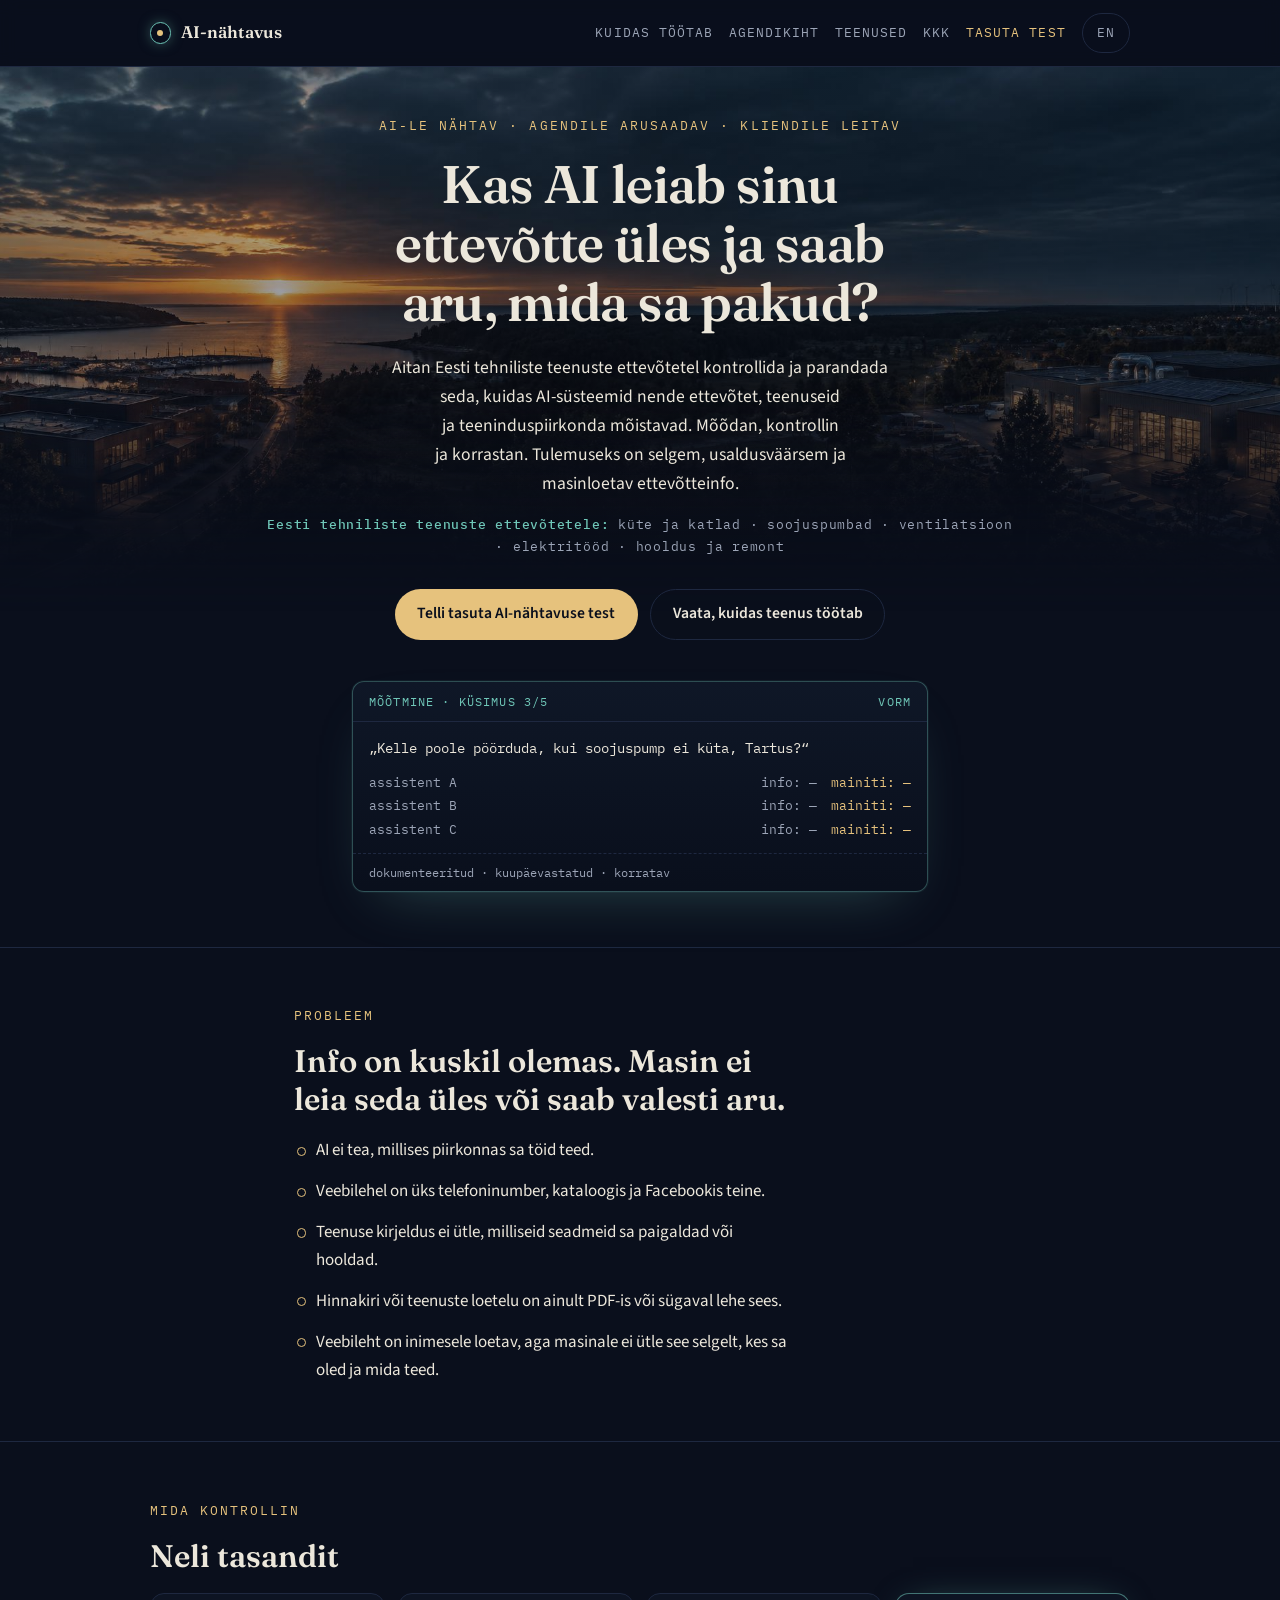
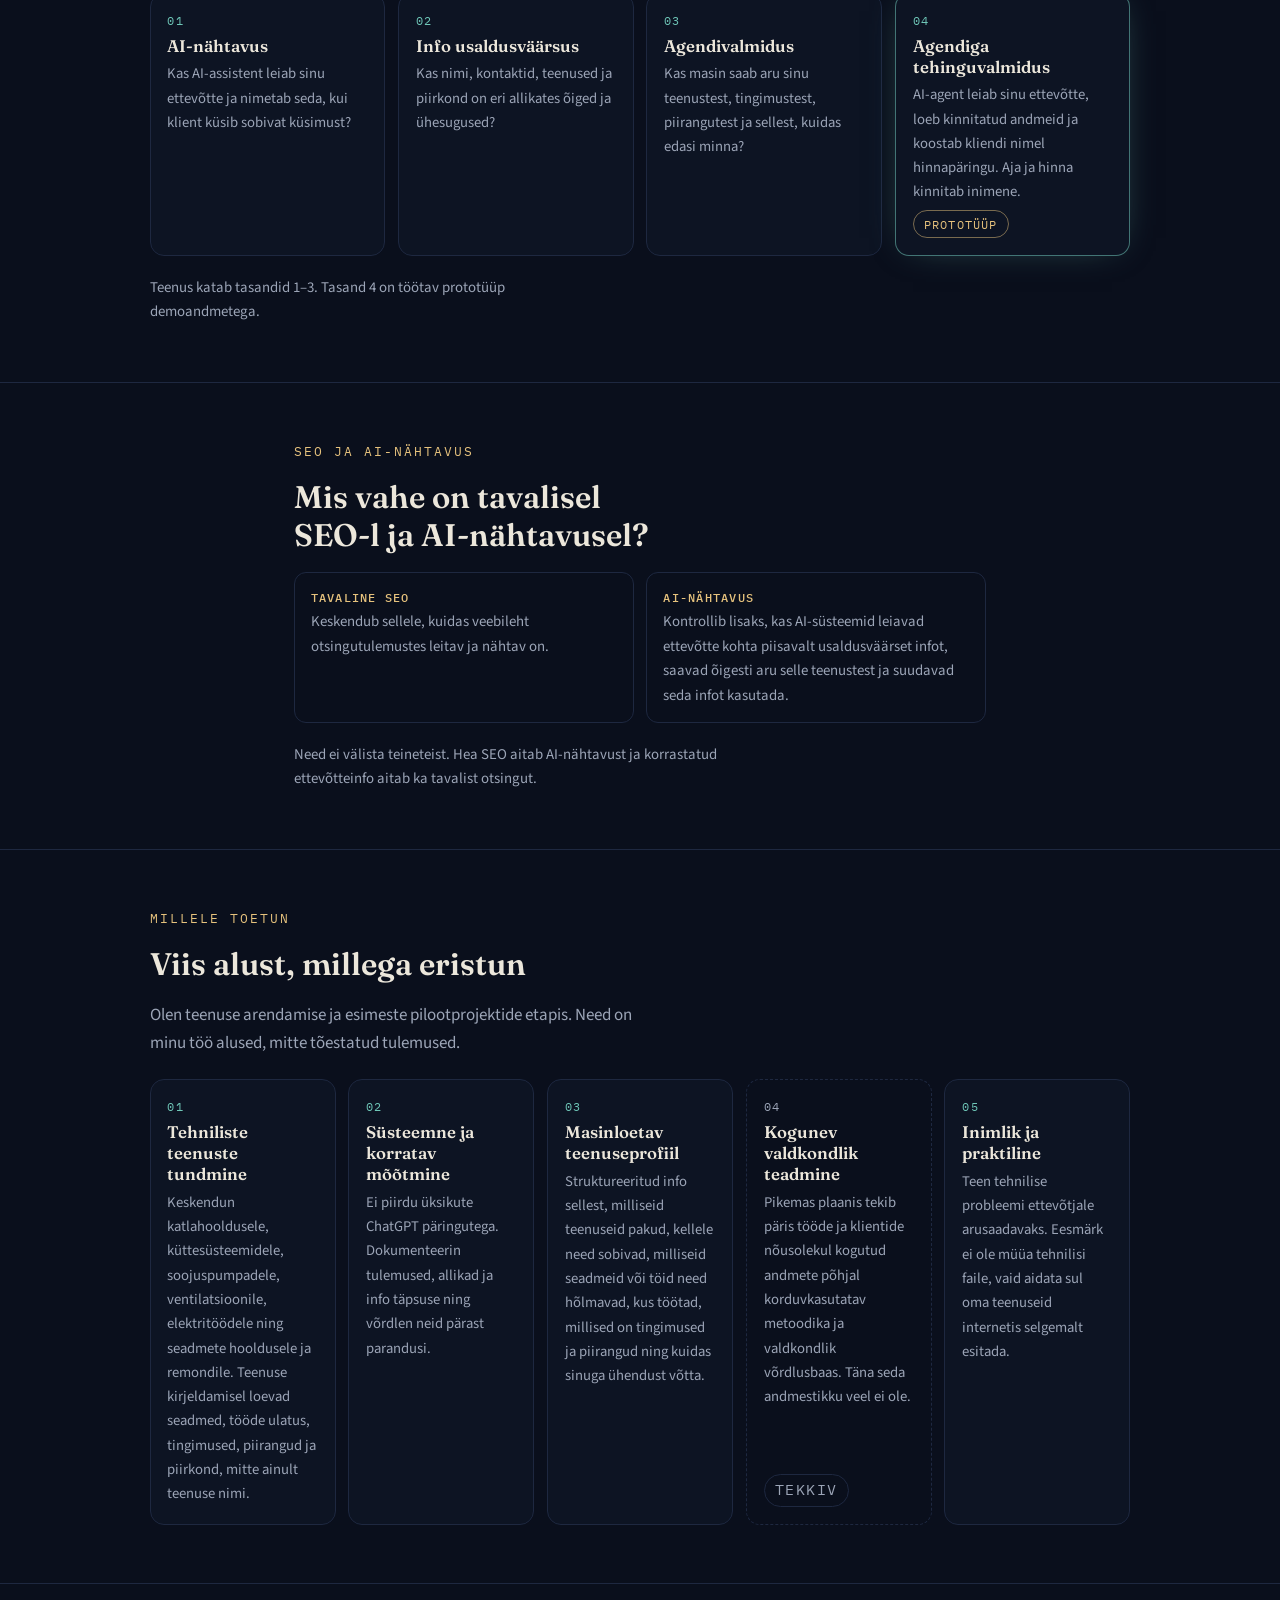
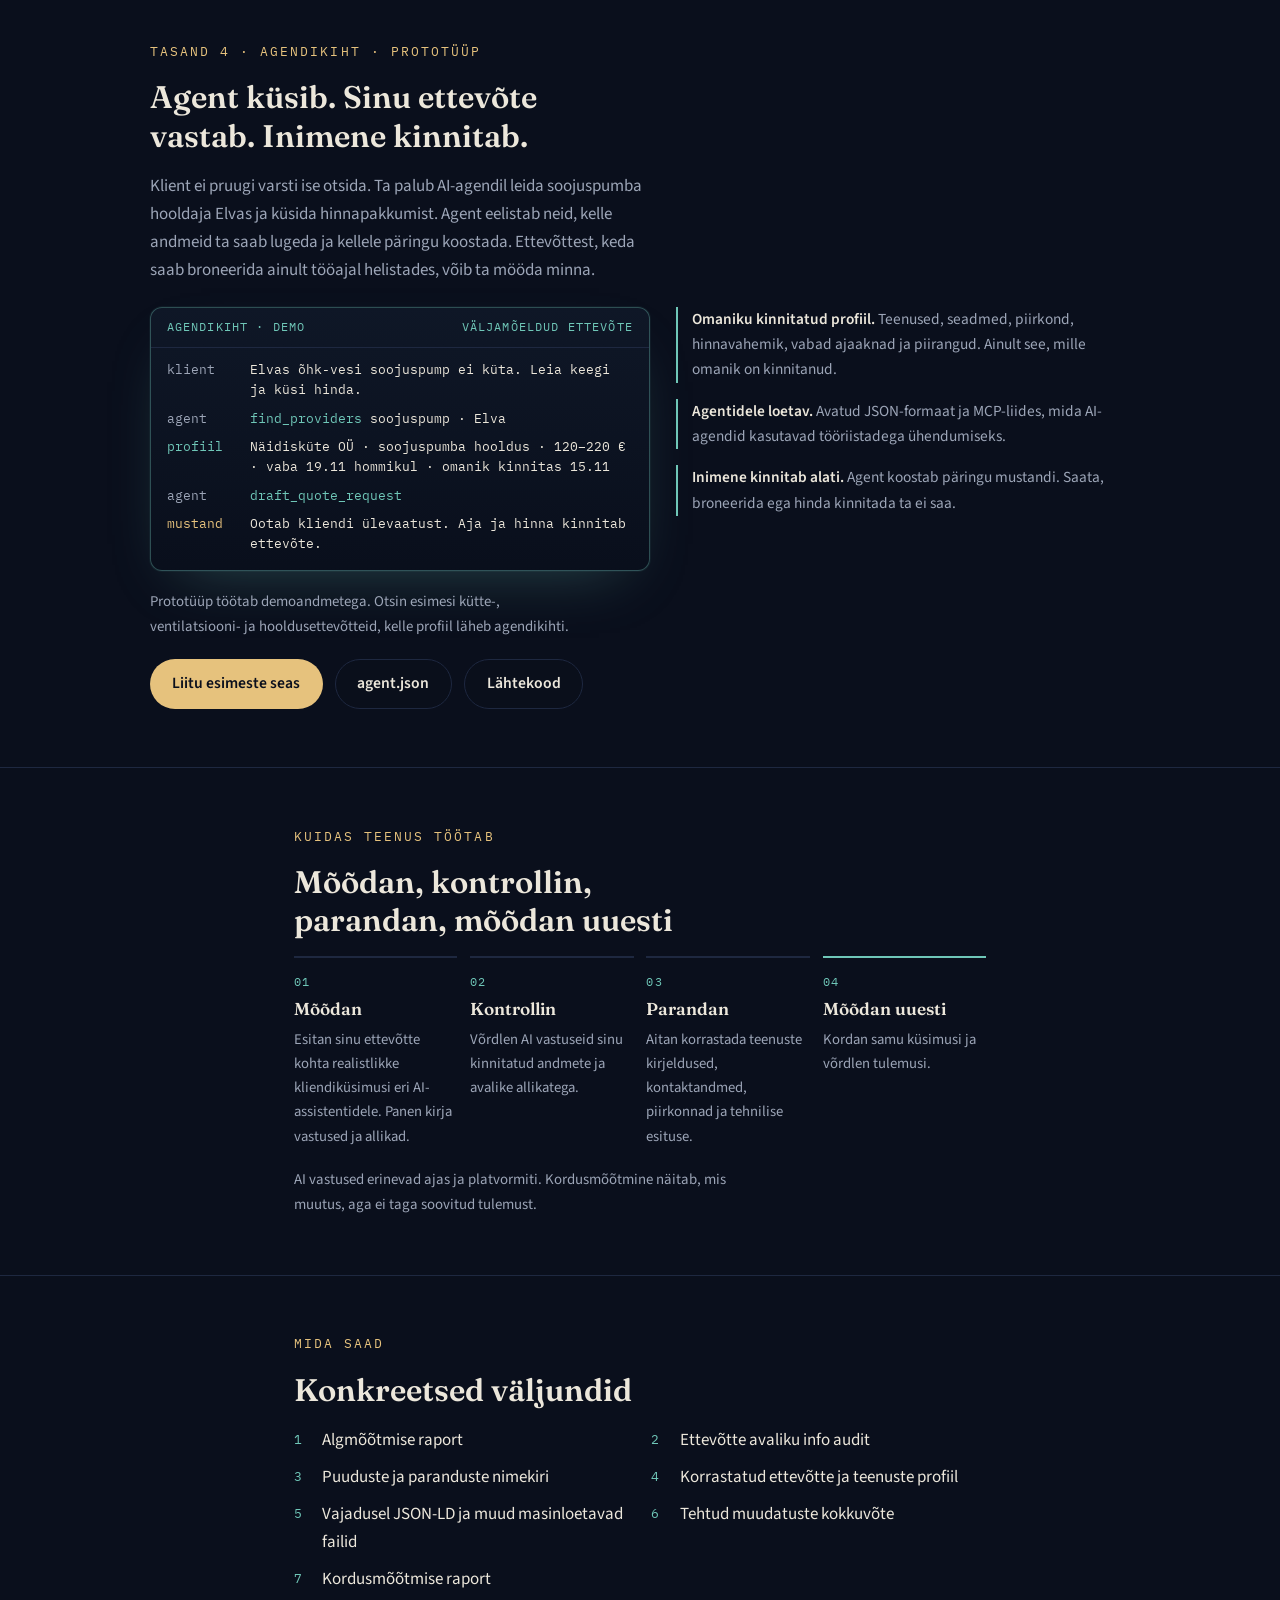
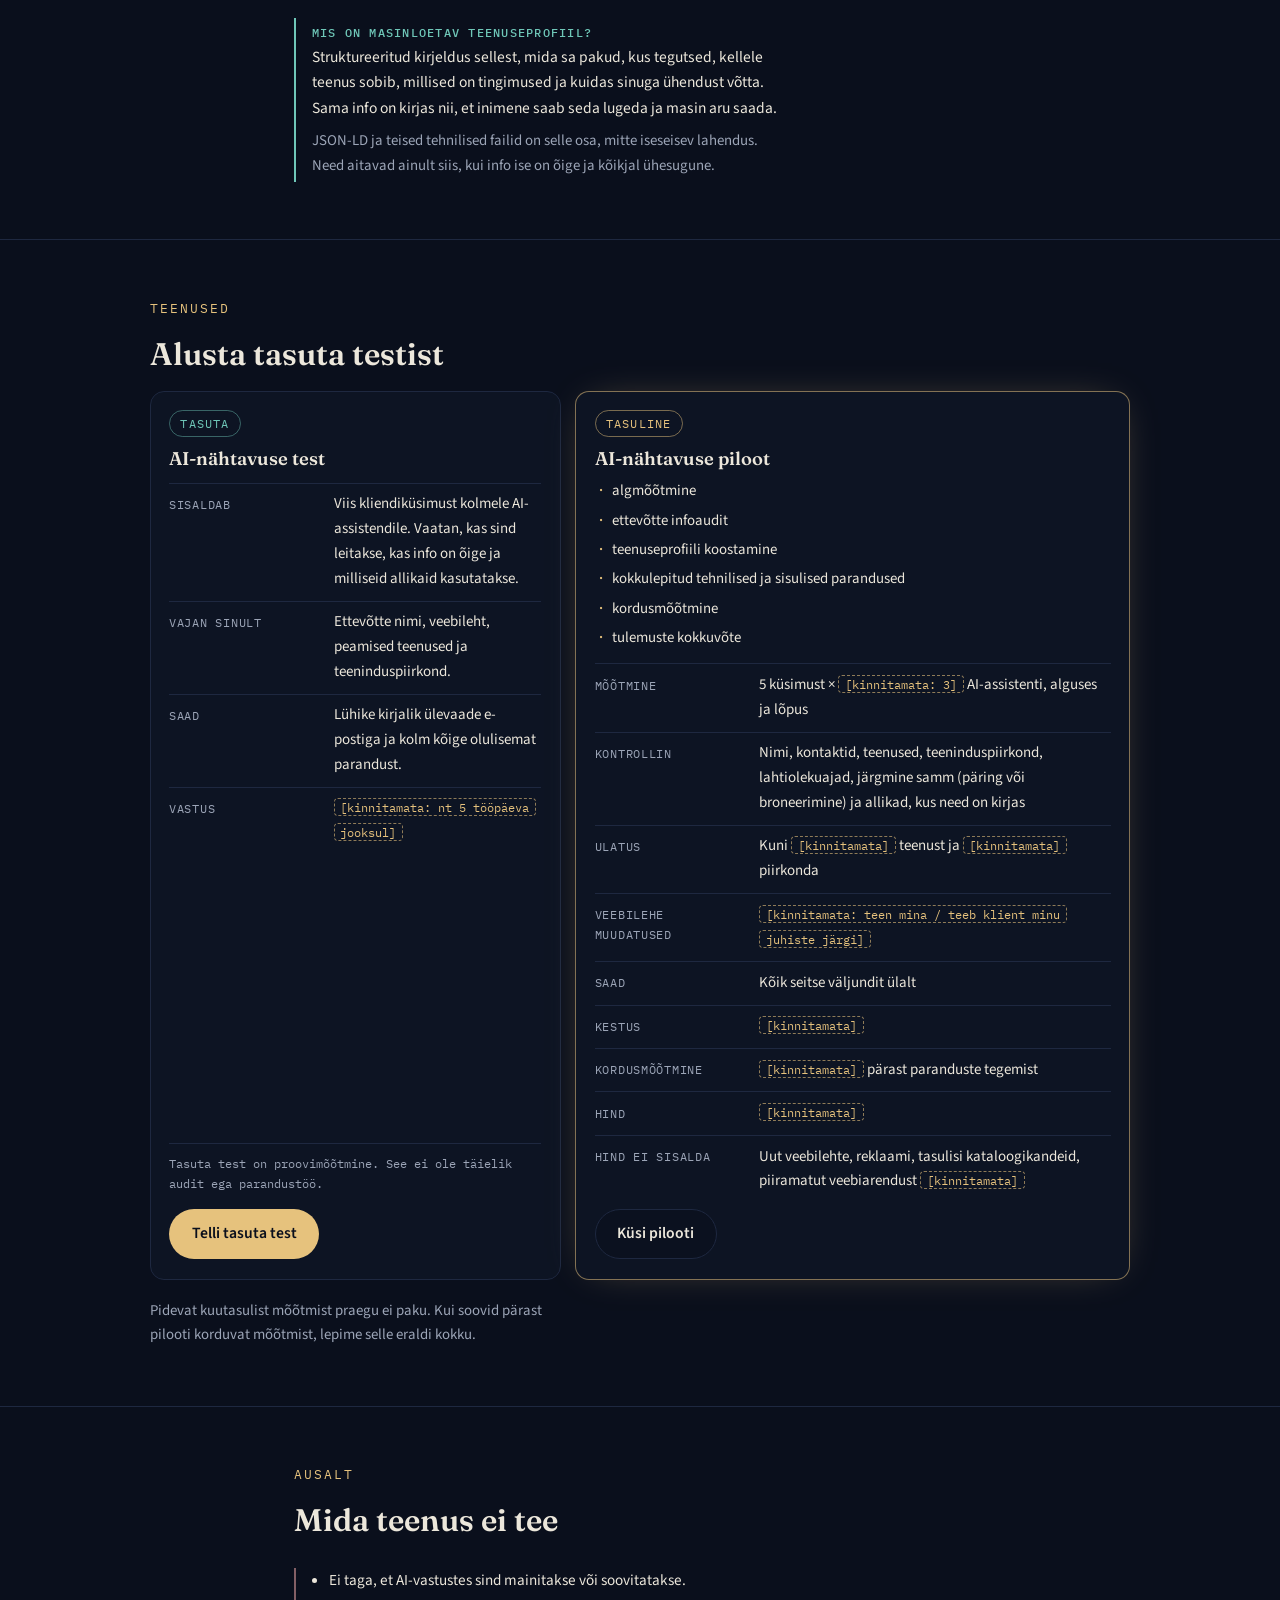
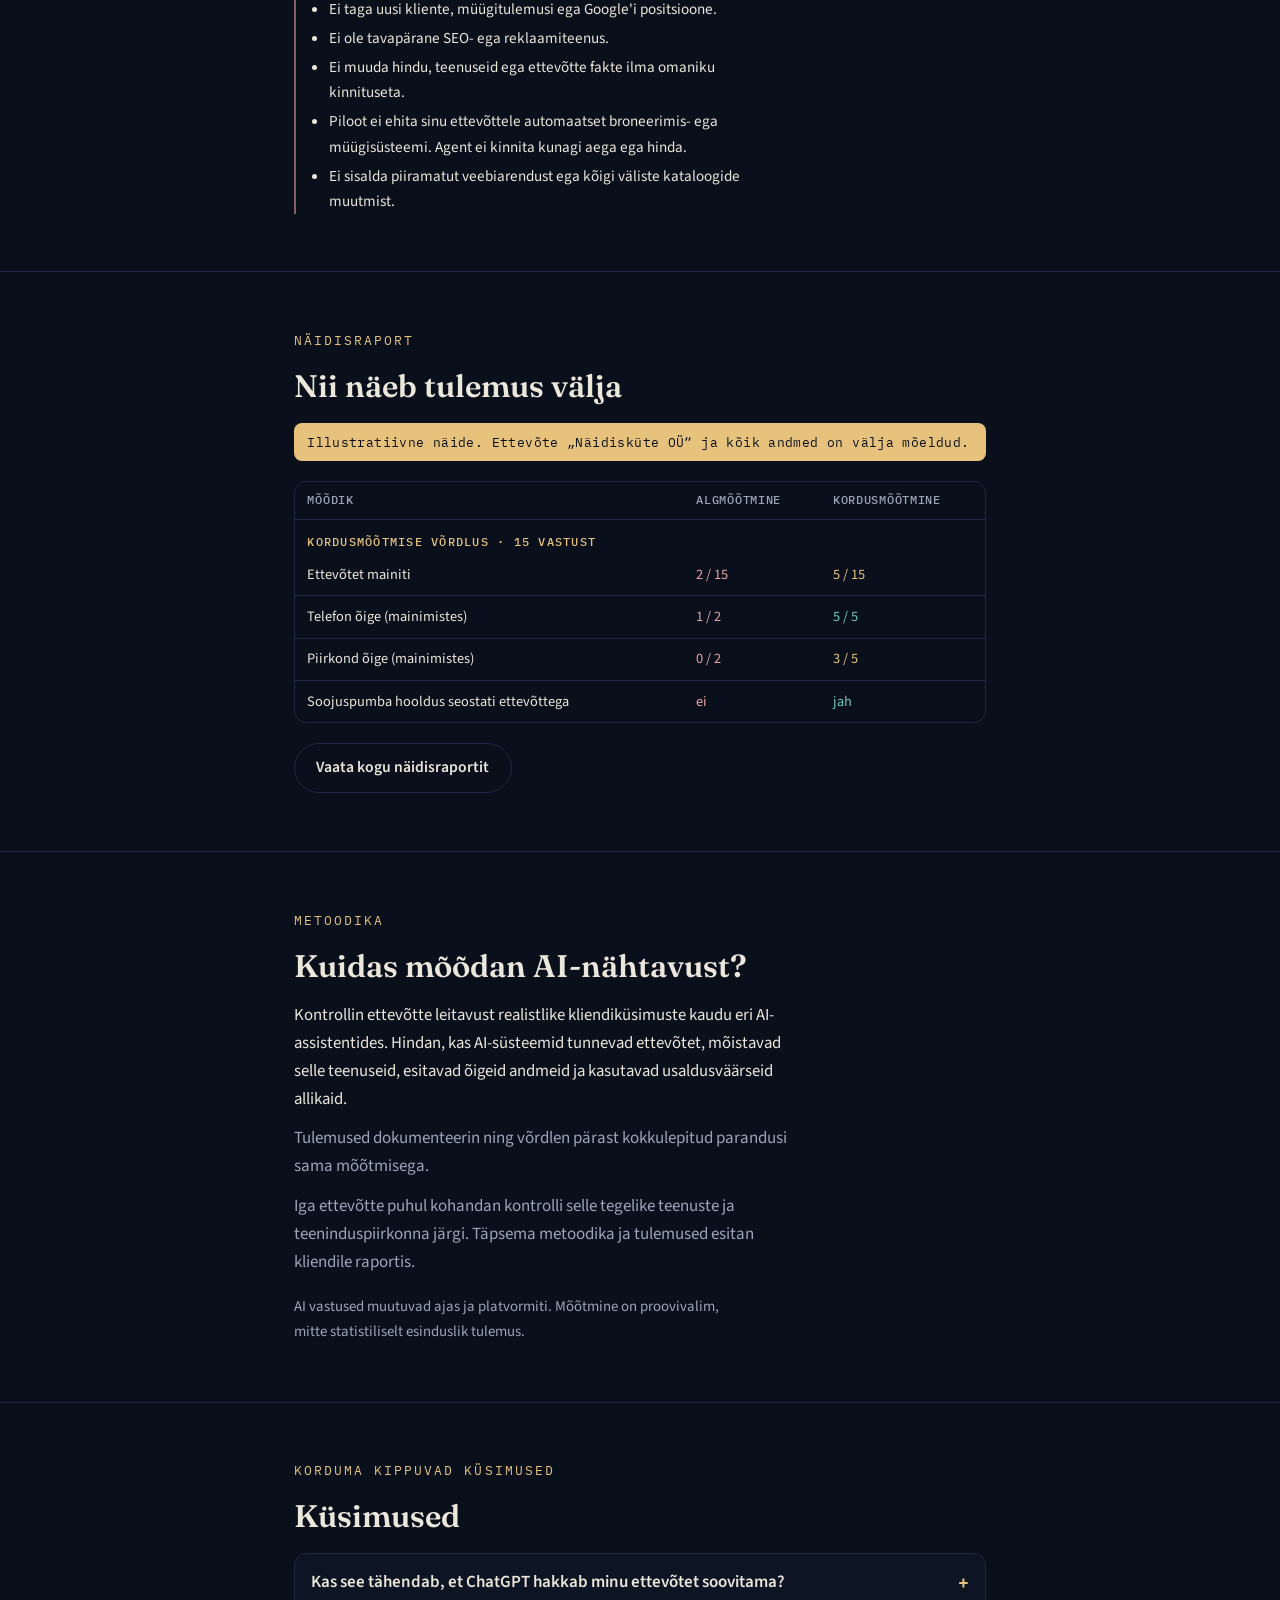
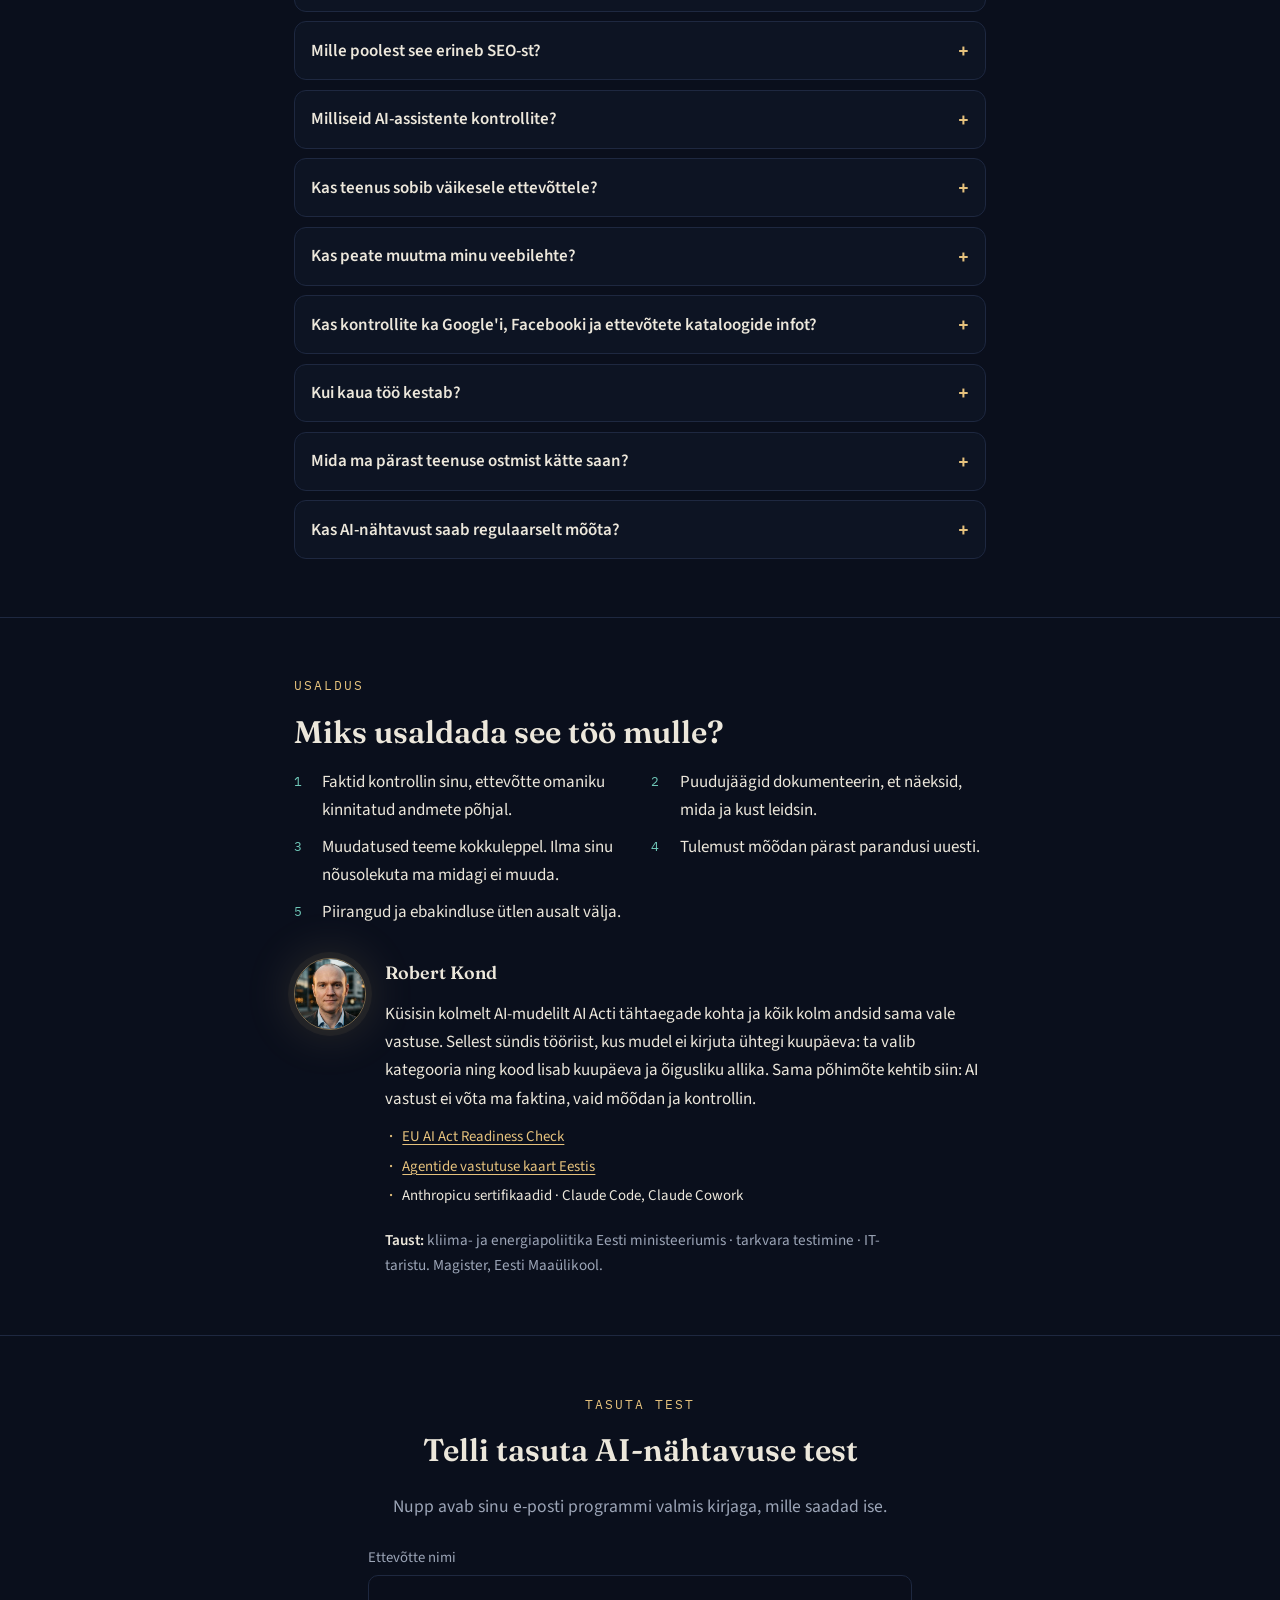
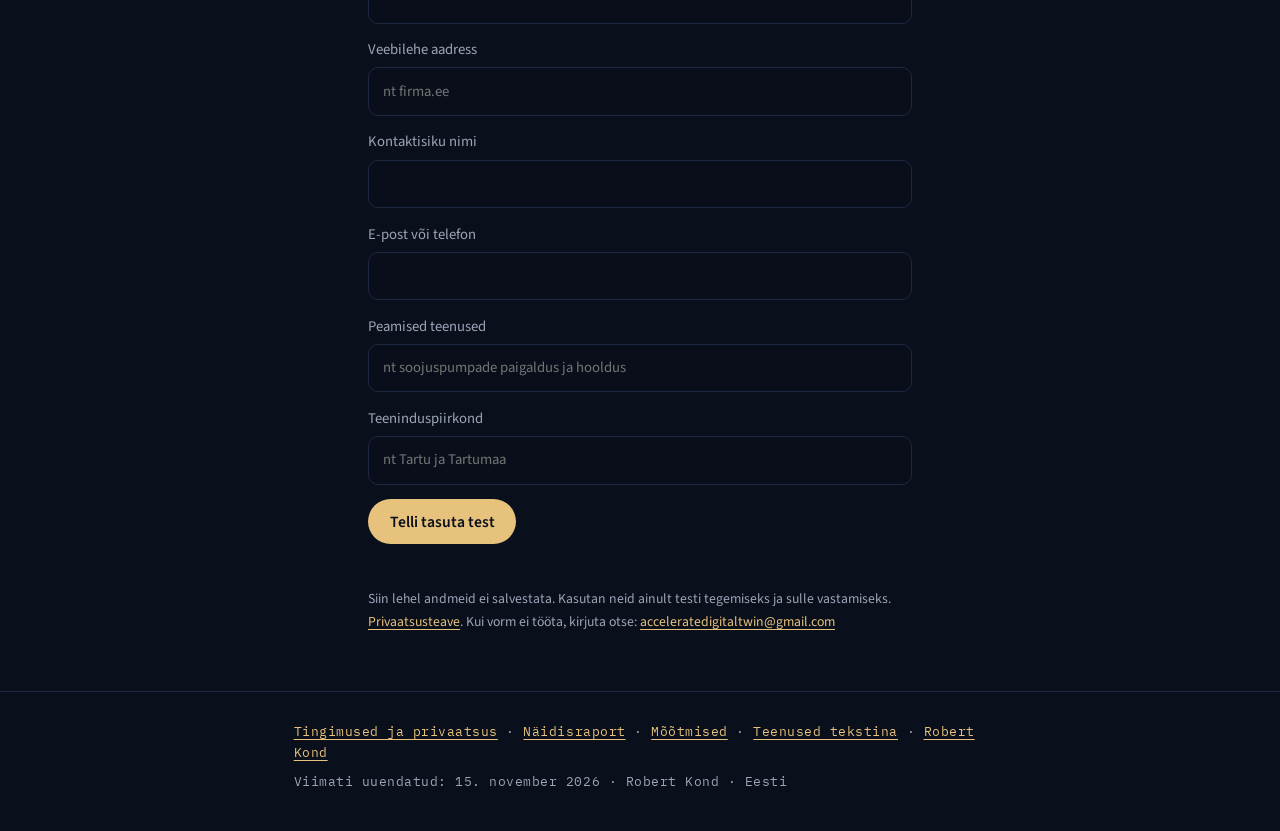
<file: index.html>
<!DOCTYPE html>
<html lang="et" data-default-lang="et">
<head>
<meta charset="utf-8">
<meta name="viewport" content="width=device-width, initial-scale=1, viewport-fit=cover">
<title>AI-nähtavus · Kas AI leiab sinu ettevõtte üles?</title>
<meta name="description" content="Aitan Eesti tehniliste teenuste ettevõtetel kontrollida ja parandada seda, kuidas AI-süsteemid nende ettevõtet, teenuseid ja teeninduspiirkonda mõistavad. Mõõdan, kontrollin ja korrastan. Tasuta AI-nähtavuse test.">
<meta property="og:title" content="AI-le nähtav. Agendile arusaadav. Kliendile leitav.">
<meta property="og:description" content="Kas AI leiab sinu ettevõtte üles ja saab aru, mida sa pakud? Tasuta AI-nähtavuse test Eesti tehniliste teenuste ettevõtetele.">
<meta property="og:type" content="website">
<meta property="og:locale" content="et_EE">
<meta property="og:locale:alternate" content="en_GB">
<meta property="og:url" content="https://rkcd.github.io/ai-nahtavus/">
<meta property="og:image" content="https://rkcd.github.io/ai-nahtavus/og-image.jpg">
<meta property="og:image:width" content="1200">
<meta property="og:image:height" content="630">
<meta property="og:image:alt" content="AI-nähtavus: AI-le nähtav. Agendile arusaadav. Kliendile leitav.">
<meta name="twitter:card" content="summary_large_image">
<meta name="theme-color" content="#0A0F1C">
<link rel="canonical" href="https://rkcd.github.io/ai-nahtavus/">
<link rel="alternate" hreflang="et" href="https://rkcd.github.io/ai-nahtavus/">
<link rel="alternate" hreflang="en" href="https://rkcd.github.io/ai-nahtavus/?lang=en">
<link rel="alternate" hreflang="x-default" href="https://rkcd.github.io/ai-nahtavus/">
<script>(function(){var d=document.documentElement,q=location.search.match(/[?&]lang=(en|et)\b/),h=location.hash.match(/-(en|et)$/),l=q?q[1]:h?h[1]:d.getAttribute("data-default-lang");d.classList.add("js","lang-"+l);d.lang=l;})();</script>
<link rel="preconnect" href="https://fonts.googleapis.com">
<link rel="preconnect" href="https://fonts.gstatic.com" crossorigin>
<link rel="stylesheet" href="https://fonts.googleapis.com/css2?family=Fraunces:ital,wght@0,600;1,500&family=IBM+Plex+Mono:wght@400;500&family=Source+Sans+3:wght@400;600&display=swap">
<link rel="stylesheet" href="site.css">
<!-- Structured data: only what is visible on this page. No address, phone, rating or price except the free test. -->
<script type="application/ld+json">
{
  "@context": "https://schema.org",
  "@graph": [
    {
      "@type": "Person",
      "@id": "https://rkcd.github.io/robertkond.github.io/#robert",
      "name": "Robert Kond",
      "url": "https://rkcd.github.io/robertkond.github.io/",
      "image": "https://rkcd.github.io/ai-nahtavus/robert-avatar.jpg",
      "email": "mailto:acceleratedigitaltwin@gmail.com",
      "alumniOf": { "@type": "CollegeOrUniversity", "name": "Eesti Maaülikool" }
    },
    {
      "@type": "ProfessionalService",
      "@id": "https://rkcd.github.io/ai-nahtavus/#service",
      "name": "AI-nähtavus",
      "alternateName": "AI Visibility",
      "slogan": "AI-le nähtav. Agendile arusaadav. Kliendile leitav.",
      "description": "Aitan Eesti tehniliste teenuste ettevõtetel kontrollida ja parandada seda, kuidas AI-süsteemid nende ettevõtet, teenuseid ja teeninduspiirkonda mõistavad. Mõõdan, kontrollin ja korrastan.",
      "url": "https://rkcd.github.io/ai-nahtavus/",
      "image": "https://rkcd.github.io/ai-nahtavus/og-image.jpg",
      "email": "mailto:acceleratedigitaltwin@gmail.com",
      "founder": { "@id": "https://rkcd.github.io/robertkond.github.io/#robert" },
      "areaServed": { "@type": "Country", "name": "Estonia" },
      "knowsLanguage": ["et", "en"],
      "hasOfferCatalog": {
        "@type": "OfferCatalog",
        "name": "AI-nähtavuse teenused",
        "itemListElement": [
          {
            "@type": "Offer",
            "name": "Tasuta AI-nähtavuse test",
            "description": "Viis kliendiküsimust mitmele AI-assistendile ja lühike kirjalik ülevaade: kas ettevõtet leiti, kas info oli õige ja milliseid allikaid kasutati. Ei ole täielik audit.",
            "price": "0",
            "priceCurrency": "EUR",
            "itemOffered": { "@type": "Service", "name": "AI-nähtavuse test", "audience": { "@type": "BusinessAudience", "audienceType": "Eesti tehniliste teenuste väikeettevõtted" } }
          },
          {
            "@type": "Offer",
            "name": "AI-nähtavuse piloot",
            "description": "Algmõõtmine, ettevõtte infoaudit, teenuseprofiili koostamine, kokkulepitud parandused, kordusmõõtmine ja tulemuste kokkuvõte.",
            "itemOffered": { "@type": "Service", "name": "AI-nähtavuse piloot", "audience": { "@type": "BusinessAudience", "audienceType": "Eesti tehniliste teenuste väikeettevõtted" } }
          }
        ]
      }
    }
  ]
}
</script>
</head>
<body>
<div class="stars-static" aria-hidden="true"></div>

<!-- ================= EESTI (vaikimisi) ================= -->
<div class="page" data-lang="et" lang="et">
<a class="skip-link" href="#main-et">Hüppa sisu juurde</a>
<header class="site-head">
  <div class="wrap">
    <a class="site-name" href="./"><span class="mark" aria-hidden="true"></span>AI-nähtavus</a>
    <span class="head-right">
      <a class="head-link soft" href="#kuidas-et">Kuidas töötab</a>
      <a class="head-link soft" href="#agendikiht-et">Agendikiht</a>
      <a class="head-link soft" href="#teenused-et">Teenused</a>
      <a class="head-link soft" href="#kkk-et">KKK</a>
      <a class="head-link" href="#test-et">Tasuta test</a>
      <button class="lang-btn" type="button" data-set="en" aria-label="Switch to English">EN</button>
    </span>
  </div>
</header>

<main id="main-et">
  <section class="hero svc-hero" aria-labelledby="h1-et">
    <div class="wrap">
      <p class="kicker">AI-le nähtav · Agendile arusaadav · Kliendile leitav</p>
      <h1 id="h1-et" class="ask">Kas AI leiab sinu ettevõtte üles ja saab aru, mida sa pakud?</h1>
      <p class="lead">Aitan Eesti tehniliste teenuste ettevõtetel kontrollida ja parandada seda, kuidas AI-süsteemid nende ettevõtet, teenuseid ja teeninduspiirkonda mõistavad. Mõõdan, kontrollin ja korrastan. Tulemuseks on selgem, usaldusväärsem ja masinloetav ettevõtteinfo.</p>
      <p class="for-whom"><b>Eesti tehniliste teenuste ettevõtetele:</b> küte ja katlad · soojuspumbad · ventilatsioon · elektritööd · hooldus ja remont</p>
      <div class="cta-row">
        <a class="btn btn-gold" href="#test-et">Telli tasuta AI-nähtavuse test</a>
        <a class="btn btn-ghost" href="#kuidas-et">Vaata, kuidas teenus töötab</a>
      </div>
      <div class="probe" role="img" aria-label="Mõõtmise vorm: üks kliendiküsimus, kolm AI-assistenti, tulemused täidetakse testi käigus">
        <div class="probe-h"><span>Mõõtmine · küsimus 3/5</span><span>vorm</span></div>
        <p class="probe-q">„Kelle poole pöörduda, kui soojuspump ei küta, Tartus?“</p>
        <ul class="probe-rows">
          <li><span>assistent A</span><span class="x">info: —</span><span class="v">mainiti: —</span></li>
          <li><span>assistent B</span><span class="x">info: —</span><span class="v">mainiti: —</span></li>
          <li><span>assistent C</span><span class="x">info: —</span><span class="v">mainiti: —</span></li>
        </ul>
        <p class="probe-f">dokumenteeritud · kuupäevastatud · korratav</p>
      </div>
    </div>
  </section>

  <section class="block" id="probleem-et" aria-labelledby="h-probleem-et">
    <div class="wrap">
      <p class="kicker">Probleem</p>
      <h2 id="h-probleem-et">Info on kuskil olemas. Masin ei leia seda üles või saab valesti aru.</h2>
      <ul class="problem">
        <li>AI ei tea, millises piirkonnas sa töid teed.</li>
        <li>Veebilehel on üks telefoninumber, kataloogis ja Facebookis teine.</li>
        <li>Teenuse kirjeldus ei ütle, milliseid seadmeid sa paigaldad või hooldad.</li>
        <li>Hinnakiri või teenuste loetelu on ainult PDF-is või sügaval lehe sees.</li>
        <li>Veebileht on inimesele loetav, aga masinale ei ütle see selgelt, kes sa oled ja mida teed.</li>
      </ul>
    </div>
  </section>

  <section class="block wide" id="tasandid-et" aria-labelledby="h-tasandid-et">
    <div class="wrap">
      <p class="kicker">Mida kontrollin</p>
      <h2 id="h-tasandid-et">Neli tasandit</h2>
      <ol class="levels">
        <li><b>AI-nähtavus</b><span>Kas AI-assistent leiab sinu ettevõtte ja nimetab seda, kui klient küsib sobivat küsimust?</span></li>
        <li><b>Info usaldusväärsus</b><span>Kas nimi, kontaktid, teenused ja piirkond on eri allikates õiged ja ühesugused?</span></li>
        <li><b>Agendivalmidus</b><span>Kas masin saab aru sinu teenustest, tingimustest, piirangutest ja sellest, kuidas edasi minna?</span></li>
        <li class="proto"><b>Agendiga tehinguvalmidus</b><span>AI-agent leiab sinu ettevõtte, loeb kinnitatud andmeid ja koostab kliendi nimel hinnapäringu. Aja ja hinna kinnitab inimene.</span><a class="tag core" href="#agendikiht-et">Prototüüp</a></li>
      </ol>
      <p class="fine">Teenus katab tasandid 1–3. Tasand 4 on töötav prototüüp demoandmetega.</p>
    </div>
  </section>

  <section class="block" id="seo-et" aria-labelledby="h-seo-et">
    <div class="wrap">
      <p class="kicker">SEO ja AI-nähtavus</p>
      <h2 id="h-seo-et">Mis vahe on tavalisel SEO-l ja AI-nähtavusel?</h2>
      <dl class="kinds two">
        <div><dt class="label">Tavaline SEO</dt><dd>Keskendub sellele, kuidas veebileht otsingutulemustes leitav ja nähtav on.</dd></div>
        <div><dt class="label">AI-nähtavus</dt><dd>Kontrollib lisaks, kas AI-süsteemid leiavad ettevõtte kohta piisavalt usaldusväärset infot, saavad õigesti aru selle teenustest ja suudavad seda infot kasutada.</dd></div>
      </dl>
      <p class="fine">Need ei välista teineteist. Hea SEO aitab AI-nähtavust ja korrastatud ettevõtteinfo aitab ka tavalist otsingut.</p>
    </div>
  </section>

  <section class="block wide" id="eristumine-et" aria-labelledby="h-eristumine-et">
    <div class="wrap">
      <p class="kicker">Millele toetun</p>
      <h2 id="h-eristumine-et">Viis alust, millega eristun</h2>
      <p class="section-lead">Olen teenuse arendamise ja esimeste pilootprojektide etapis. Need on minu töö alused, mitte tõestatud tulemused.</p>
      <ol class="levels five">
        <li><b>Tehniliste teenuste tundmine</b><span>Keskendun katlahooldusele, küttesüsteemidele, soojuspumpadele, ventilatsioonile, elektritöödele ning seadmete hooldusele ja remondile. Teenuse kirjeldamisel loevad seadmed, tööde ulatus, tingimused, piirangud ja piirkond, mitte ainult teenuse nimi.</span></li>
        <li><b>Süsteemne ja korratav mõõtmine</b><span>Ei piirdu üksikute ChatGPT päringutega. Dokumenteerin tulemused, allikad ja info täpsuse ning võrdlen neid pärast parandusi.</span></li>
        <li><b>Masinloetav teenuseprofiil</b><span>Struktureeritud info sellest, milliseid teenuseid pakud, kellele need sobivad, milliseid seadmeid või töid need hõlmavad, kus töötad, millised on tingimused ja piirangud ning kuidas sinuga ühendust võtta.</span></li>
        <li class="future"><b>Kogunev valdkondlik teadmine</b><span>Pikemas plaanis tekib päris tööde ja klientide nõusolekul kogutud andmete põhjal korduvkasutatav metoodika ja valdkondlik võrdlusbaas. Täna seda andmestikku veel ei ole.</span><span class="tag">Tekkiv</span></li>
        <li><b>Inimlik ja praktiline</b><span>Teen tehnilise probleemi ettevõtjale arusaadavaks. Eesmärk ei ole müüa tehnilisi faile, vaid aidata sul oma teenuseid internetis selgemalt esitada.</span></li>
      </ol>
    </div>
  </section>

  <section class="block wide" id="agendikiht-et" aria-labelledby="h-agendikiht-et">
    <div class="wrap">
      <p class="kicker">Tasand 4 · Agendikiht · prototüüp</p>
      <h2 id="h-agendikiht-et">Agent küsib. Sinu ettevõte vastab. Inimene kinnitab.</h2>
      <p class="section-lead">Klient ei pruugi varsti ise otsida. Ta palub AI-agendil leida soojuspumba hooldaja Elvas ja küsida hinnapakkumist. Agent eelistab neid, kelle andmeid ta saab lugeda ja kellele päringu koostada. Ettevõttest, keda saab broneerida ainult tööajal helistades, võib ta mööda minna.</p>
      <div class="agent-grid">
        <div class="probe term" role="img" aria-label="Demo: agent leiab väljamõeldud ettevõtte ja koostab hinnapäringu mustandi">
          <div class="probe-h"><span>Agendikiht · demo</span><span>väljamõeldud ettevõte</span></div>
          <ol class="term-lines">
            <li><span class="who">klient</span>Elvas õhk-vesi soojuspump ei küta. Leia keegi ja küsi hinda.</li>
            <li><span class="who">agent</span><span><code>find_providers</code> soojuspump · Elva</span></li>
            <li><span class="who ok">profiil</span>Näidisküte OÜ · soojuspumba hooldus · 120–220 € · vaba 19.11 hommikul · omanik kinnitas 15.11</li>
            <li><span class="who">agent</span><span><code>draft_quote_request</code></span></li>
            <li><span class="who gold">mustand</span>Ootab kliendi ülevaatust. Aja ja hinna kinnitab ettevõte.</li>
          </ol>
        </div>
        <ul class="agent-points">
          <li><b>Omaniku kinnitatud profiil.</b> Teenused, seadmed, piirkond, hinnavahemik, vabad ajaaknad ja piirangud. Ainult see, mille omanik on kinnitanud.</li>
          <li><b>Agentidele loetav.</b> Avatud JSON-formaat ja MCP-liides, mida AI-agendid kasutavad tööriistadega ühendumiseks.</li>
          <li><b>Inimene kinnitab alati.</b> Agent koostab päringu mustandi. Saata, broneerida ega hinda kinnitada ta ei saa.</li>
        </ul>
      </div>
      <p class="fine">Prototüüp töötab demoandmetega. Otsin esimesi kütte-, ventilatsiooni- ja hooldusettevõtteid, kelle profiil läheb agendikihti.</p>
      <div class="cta-row left">
        <a class="btn btn-gold" href="mailto:acceleratedigitaltwin@gmail.com?subject=Agendikiht%3A%20soovin%20liituda">Liitu esimeste seas</a>
        <a class="btn btn-ghost" href="agent.json">agent.json</a>
        <a class="btn btn-ghost" href="https://github.com/RKCD/ai-nahtavus/tree/main/agent">Lähtekood</a>
      </div>
    </div>
  </section>

  <section class="block" id="kuidas-et" aria-labelledby="h-kuidas-et">
    <div class="wrap">
      <p class="kicker">Kuidas teenus töötab</p>
      <h2 id="h-kuidas-et">Mõõdan, kontrollin, parandan, mõõdan uuesti</h2>
      <ol class="steps">
        <li><b>Mõõdan</b><span>Esitan sinu ettevõtte kohta realistlikke kliendiküsimusi eri AI-assistentidele. Panen kirja vastused ja allikad.</span></li>
        <li><b>Kontrollin</b><span>Võrdlen AI vastuseid sinu kinnitatud andmete ja avalike allikatega.</span></li>
        <li><b>Parandan</b><span>Aitan korrastada teenuste kirjeldused, kontaktandmed, piirkonnad ja tehnilise esituse.</span></li>
        <li><b>Mõõdan uuesti</b><span>Kordan samu küsimusi ja võrdlen tulemusi.</span></li>
      </ol>
      <p class="fine">AI vastused erinevad ajas ja platvormiti. Kordusmõõtmine näitab, mis muutus, aga ei taga soovitud tulemust.</p>
    </div>
  </section>

  <section class="block" id="saad-et" aria-labelledby="h-saad-et">
    <div class="wrap">
      <p class="kicker">Mida saad</p>
      <h2 id="h-saad-et">Konkreetsed väljundid</h2>
      <ol class="outputs">
        <li>Algmõõtmise raport</li>
        <li>Ettevõtte avaliku info audit</li>
        <li>Puuduste ja paranduste nimekiri</li>
        <li>Korrastatud ettevõtte ja teenuste profiil</li>
        <li>Vajadusel JSON-LD ja muud masinloetavad failid</li>
        <li>Tehtud muudatuste kokkuvõte</li>
        <li>Kordusmõõtmise raport</li>
      </ol>
      <div class="explain">
        <b class="label">Mis on masinloetav teenuseprofiil?</b>
        <p>Struktureeritud kirjeldus sellest, mida sa pakud, kus tegutsed, kellele teenus sobib, millised on tingimused ja kuidas sinuga ühendust võtta. Sama info on kirjas nii, et inimene saab seda lugeda ja masin aru saada.</p>
        <p>JSON-LD ja teised tehnilised failid on selle osa, mitte iseseisev lahendus. Need aitavad ainult siis, kui info ise on õige ja kõikjal ühesugune.</p>
      </div>
    </div>
  </section>

  <section class="block wide" id="teenused-et" aria-labelledby="h-teenused-et">
    <div class="wrap">
      <p class="kicker">Teenused</p>
      <h2 id="h-teenused-et">Alusta tasuta testist</h2>
      <div class="tiers two">
        <article class="tier">
          <span class="tag free">Tasuta</span>
          <h3>AI-nähtavuse test</h3>
          <dl class="spec">
            <div><dt>Sisaldab</dt><dd>Viis kliendiküsimust kolmele AI-assistendile. Vaatan, kas sind leitakse, kas info on õige ja milliseid allikaid kasutatakse.</dd></div>
            <div><dt>Vajan sinult</dt><dd>Ettevõtte nimi, veebileht, peamised teenused ja teeninduspiirkond.</dd></div>
            <div><dt>Saad</dt><dd>Lühike kirjalik ülevaade e-postiga ja kolm kõige olulisemat parandust.</dd></div>
            <div><dt>Vastus</dt><dd><span class="tbd">[kinnitamata: nt 5 tööpäeva jooksul]</span></dd></div>
          </dl>
          <p class="note">Tasuta test on proovimõõtmine. See ei ole täielik audit ega parandustöö.</p>
          <a class="btn btn-gold" href="#test-et">Telli tasuta test</a>
        </article>
        <article class="tier main">
          <span class="tag core">Tasuline</span>
          <h3>AI-nähtavuse piloot</h3>
          <ul class="ticks">
            <li>algmõõtmine</li>
            <li>ettevõtte infoaudit</li>
            <li>teenuseprofiili koostamine</li>
            <li>kokkulepitud tehnilised ja sisulised parandused</li>
            <li>kordusmõõtmine</li>
            <li>tulemuste kokkuvõte</li>
          </ul>
          <dl class="spec">
            <div><dt>Mõõtmine</dt><dd>5 küsimust × <span class="tbd">[kinnitamata: 3]</span> AI-assistenti, alguses ja lõpus</dd></div>
            <div><dt>Kontrollin</dt><dd>Nimi, kontaktid, teenused, teeninduspiirkond, lahtiolekuajad, järgmine samm (päring või broneerimine) ja allikad, kus need on kirjas</dd></div>
            <div><dt>Ulatus</dt><dd>Kuni <span class="tbd">[kinnitamata]</span> teenust ja <span class="tbd">[kinnitamata]</span> piirkonda</dd></div>
            <div><dt>Veebilehe muudatused</dt><dd><span class="tbd">[kinnitamata: teen mina / teeb klient minu juhiste järgi]</span></dd></div>
            <div><dt>Saad</dt><dd>Kõik seitse väljundit ülalt</dd></div>
            <div><dt>Kestus</dt><dd><span class="tbd">[kinnitamata]</span></dd></div>
            <div><dt>Kordusmõõtmine</dt><dd><span class="tbd">[kinnitamata]</span> pärast paranduste tegemist</dd></div>
            <div><dt>Hind</dt><dd><span class="tbd">[kinnitamata]</span></dd></div>
            <div><dt>Hind ei sisalda</dt><dd>Uut veebilehte, reklaami, tasulisi kataloogikandeid, piiramatut veebiarendust <span class="tbd">[kinnitamata]</span></dd></div>
          </dl>
          <a class="btn btn-ghost" href="mailto:acceleratedigitaltwin@gmail.com?subject=AI-n%C3%A4htavuse%20piloot">Küsi pilooti</a>
        </article>
      </div>
      <p class="fine">Pidevat kuutasulist mõõtmist praegu ei paku. Kui soovid pärast pilooti korduvat mõõtmist, lepime selle eraldi kokku.</p>
    </div>
  </section>

  <section class="block" id="ei-tee-et" aria-labelledby="h-ei-tee-et">
    <div class="wrap">
      <p class="kicker">Ausalt</p>
      <h2 id="h-ei-tee-et">Mida teenus ei tee</h2>
      <div class="limits">
        <ul>
          <li>Ei taga, et AI-vastustes sind mainitakse või soovitatakse.</li>
          <li>Ei taga uusi kliente, müügitulemusi ega Google'i positsioone.</li>
          <li>Ei ole tavapärane SEO- ega reklaamiteenus.</li>
          <li>Ei muuda hindu, teenuseid ega ettevõtte fakte ilma omaniku kinnituseta.</li>
          <li>Piloot ei ehita sinu ettevõttele automaatset broneerimis- ega müügisüsteemi. Agent ei kinnita kunagi aega ega hinda.</li>
          <li>Ei sisalda piiramatut veebiarendust ega kõigi väliste kataloogide muutmist.</li>
        </ul>
      </div>
    </div>
  </section>

  <section class="block" id="naidis-et" aria-labelledby="h-naidis-et">
    <div class="wrap">
      <p class="kicker">Näidisraport</p>
      <h2 id="h-naidis-et">Nii näeb tulemus välja</h2>
      <p class="notice">Illustratiivne näide. Ettevõte „Näidisküte OÜ“ ja kõik andmed on välja mõeldud.</p>
      <div class="rtable-wrap">
        <table class="rtable">
          <caption class="label">Kordusmõõtmise võrdlus · 15 vastust</caption>
          <thead><tr><th>Mõõdik</th><th>Algmõõtmine</th><th>Kordusmõõtmine</th></tr></thead>
          <tbody>
            <tr><td>Ettevõtet mainiti</td><td class="bad">2 / 15</td><td class="mid">5 / 15</td></tr>
            <tr><td>Telefon õige (mainimistes)</td><td class="bad">1 / 2</td><td class="ok">5 / 5</td></tr>
            <tr><td>Piirkond õige (mainimistes)</td><td class="bad">0 / 2</td><td class="mid">3 / 5</td></tr>
            <tr><td>Soojuspumba hooldus seostati ettevõttega</td><td class="bad">ei</td><td class="ok">jah</td></tr>
          </tbody>
        </table>
      </div>
      <p class="sample-cta"><a class="btn btn-ghost" href="naidisraport.html">Vaata kogu näidisraportit</a></p>
    </div>
  </section>

  <section class="block" id="metoodika-et" aria-labelledby="h-metoodika-et">
    <div class="wrap">
      <p class="kicker">Metoodika</p>
      <h2 id="h-metoodika-et">Kuidas mõõdan AI-nähtavust?</h2>
      <div class="method-short">
        <p>Kontrollin ettevõtte leitavust realistlike kliendiküsimuste kaudu eri AI-assistentides. Hindan, kas AI-süsteemid tunnevad ettevõtet, mõistavad selle teenuseid, esitavad õigeid andmeid ja kasutavad usaldusväärseid allikaid.</p>
        <p>Tulemused dokumenteerin ning võrdlen pärast kokkulepitud parandusi sama mõõtmisega.</p>
        <p>Iga ettevõtte puhul kohandan kontrolli selle tegelike teenuste ja teeninduspiirkonna järgi. Täpsema metoodika ja tulemused esitan kliendile raportis.</p>
      </div>
      <p class="fine">AI vastused muutuvad ajas ja platvormiti. Mõõtmine on proovivalim, mitte statistiliselt esinduslik tulemus.</p>
    </div>
  </section>

  <section class="block" id="kkk-et" aria-labelledby="h-kkk-et">
    <div class="wrap">
      <p class="kicker">Korduma kippuvad küsimused</p>
      <h2 id="h-kkk-et">Küsimused</h2>
      <div class="faq">
        <details><summary>Kas see tähendab, et ChatGPT hakkab minu ettevõtet soovitama?</summary><p>Ei pruugi. AI-assistent otsustab ise, keda nimetada, ja tema vastused muutuvad. Seda ei saa keegi lubada. Saan teha nii, et sinu kohta käiv info oleks õige, kõikjal ühesugune ja masinale arusaadav. Siis on suurem võimalus, et kui sind mainitakse, tehakse seda õigesti.</p></details>
        <details><summary>Mille poolest see erineb SEO-st?</summary><p>SEO eesmärk on Google'i otsingupositsioon. Mina kontrollin, mida AI-assistendid sinu ettevõtte kohta vastavad, kas see on õige ja millisest allikast info tuleb. Paljud parandused aitavad ka tavalist otsingut, aga positsioone ma ei luba.</p></details>
        <details><summary>Milliseid AI-assistente kontrollite?</summary><p>Kolme levinumat üldkasutatavat assistenti <span class="tbd">[kinnitamata: nt ChatGPT, Gemini, Perplexity]</span>. Kasutan neid nii, nagu klient neid kasutab, ilma isikupärastamiseta. Raportis on kirjas, millist assistenti ja millal kasutasin.</p></details>
        <details><summary>Kas teenus sobib väikesele ettevõttele?</summary><p>Jah, see on tehtud just väikestele ettevõtetele, kes pakuvad selgeid teenuseid kindlas piirkonnas. Piisab, kui sul on veebileht või vähemalt mõni avalik kirje, näiteks Google'i ettevõtteprofiil.</p></details>
        <details><summary>Kas peate muutma minu veebilehte?</summary><p>Mitte alati. Sageli on suurem mõju kataloogides ja Google'i ettevõtteprofiilis olevate andmete parandamisel. Kui veebilehte on vaja muuta, kirjutan täpse muudatuse ette. Kes selle teeb, lepime kokku.</p></details>
        <details><summary>Kas kontrollite ka Google'i, Facebooki ja ettevõtete kataloogide infot?</summary><p>Jah. Infoauditis vaatan läbi sinu veebilehe, Google'i ettevõtteprofiili, Facebooki lehe ja kataloogid, kus ettevõte on kirjas. Paranduste nimekirjas on kirjas, mida ja kus muuta. Ilma kokkuleppeta ma sinu eest midagi ei muuda.</p></details>
        <details><summary>Kui kaua töö kestab?</summary><p>Tasuta testi tulemuse saad <span class="tbd">[kinnitamata]</span>. Piloot kestab <span class="tbd">[kinnitamata]</span>. Kordusmõõtmise teen <span class="tbd">[kinnitamata]</span> pärast paranduste tegemist, sest muudatused ei jõua kõikjale korraga.</p></details>
        <details><summary>Mida ma pärast teenuse ostmist kätte saan?</summary><p>Algmõõtmise raporti, info auditi, paranduste nimekirja, korrastatud ettevõtte ja teenuste profiili, vajadusel masinloetavad failid sinu veebilehe jaoks, tehtud muudatuste kokkuvõtte ja kordusmõõtmise raporti. Failid jäävad sulle.</p></details>
        <details><summary>Kas AI-nähtavust saab regulaarselt mõõta?</summary><p>Jah, samu küsimusi saab korrata ja tulemusi võrrelda. Püsiteenusena ma seda praegu ei paku. Kui soovid pärast pilooti korduvat mõõtmist, lepime selle eraldi kokku.</p></details>
      </div>
    </div>
  </section>

  <section class="block" id="kes-et" aria-labelledby="h-kes-et">
    <div class="wrap">
      <p class="kicker">Usaldus</p>
      <h2 id="h-kes-et">Miks usaldada see töö mulle?</h2>
      <ol class="outputs trust">
        <li>Faktid kontrollin sinu, ettevõtte omaniku kinnitatud andmete põhjal.</li>
        <li>Puudujäägid dokumenteerin, et näeksid, mida ja kust leidsin.</li>
        <li>Muudatused teeme kokkuleppel. Ilma sinu nõusolekuta ma midagi ei muuda.</li>
        <li>Tulemust mõõdan pärast parandusi uuesti.</li>
        <li>Piirangud ja ebakindluse ütlen ausalt välja.</li>
      </ol>
      <div class="who">
        <img class="portrait" src="robert-avatar.jpg" alt="Robert Kond" width="72" height="72">
        <div>
          <h3 class="h3 who-name">Robert Kond</h3>
          <p>Küsisin kolmelt AI-mudelilt AI Acti tähtaegade kohta ja kõik kolm andsid sama vale vastuse. Sellest sündis tööriist, kus mudel ei kirjuta ühtegi kuupäeva: ta valib kategooria ning kood lisab kuupäeva ja õigusliku allika. Sama põhimõte kehtib siin: AI vastust ei võta ma faktina, vaid mõõdan ja kontrollin.</p>
          <ul class="ticks">
            <li><a href="https://eu-ai-act-checker.onrender.com">EU AI Act Readiness Check</a></li>
            <li><a href="https://rkcd.github.io/agentide-vastutus/">Agentide vastutuse kaart Eestis</a></li>
            <li>Anthropicu sertifikaadid · Claude Code, Claude Cowork</li>
          </ul>
          <p class="bg-line"><b>Taust:</b> kliima- ja energiapoliitika Eesti ministeeriumis · tarkvara testimine · IT-taristu. Magister, Eesti Maaülikool.</p>
        </div>
      </div>
    </div>
  </section>

  <section class="block contact" id="test-et" aria-labelledby="h-test-et">
    <div class="wrap">
      <p class="kicker">Tasuta test</p>
      <h2 id="h-test-et">Telli tasuta AI-nähtavuse test</h2>
      <p class="lead">Nupp avab sinu e-posti programmi valmis kirjaga, mille saadad ise.</p>
      <form class="order" action="mailto:acceleratedigitaltwin@gmail.com" method="post" enctype="text/plain"
            data-subject="Tasuta AI-nähtavuse test"
            data-intro="Tere, soovin tasuta AI-nähtavuse testi."
            data-sent="Kiri on e-posti programmis valmis. Saada see sealt ära.">
        <label>Ettevõtte nimi<input name="ettevote" data-label="Ettevõte" required autocomplete="organization"></label>
        <label>Veebilehe aadress<input name="veeb" data-label="Veeb" type="text" inputmode="url" required placeholder="nt firma.ee" autocomplete="url"></label>
        <label>Kontaktisiku nimi<input name="kontakt" data-label="Kontaktisik" required autocomplete="name"></label>
        <label>E-post või telefon<input name="side" data-label="E-post või telefon" required></label>
        <label>Peamised teenused<input name="teenused" data-label="Peamised teenused" required placeholder="nt soojuspumpade paigaldus ja hooldus"></label>
        <label>Teeninduspiirkond<input name="piirkond" data-label="Teeninduspiirkond" required placeholder="nt Tartu ja Tartumaa"></label>
        <button class="btn btn-gold" type="submit">Telli tasuta test</button>
        <p class="order-status" role="status" aria-live="polite"></p>
        <p class="order-note">Siin lehel andmeid ei salvestata. Kasutan neid ainult testi tegemiseks ja sulle vastamiseks. <a href="tingimused.html#privaatsus">Privaatsusteave</a>. Kui vorm ei tööta, kirjuta otse: <a href="mailto:acceleratedigitaltwin@gmail.com?subject=Tasuta%20AI-n%C3%A4htavuse%20test&amp;body=Ettev%C3%B5te%3A%20%0AVeeb%3A%20%0AKontaktisik%3A%20%0AE-post%20v%C3%B5i%20telefon%3A%20%0APeamised%20teenused%3A%20%0ATeeninduspiirkond%3A%20">acceleratedigitaltwin@gmail.com</a></p>
      </form>
    </div>
  </section>
</main>

<footer class="site-foot">
  <div class="wrap">
    <p><a href="tingimused.html">Tingimused ja privaatsus</a> · <a href="naidisraport.html">Näidisraport</a> · <a href="blog/">Mõõtmised</a> · <a href="teenused.md">Teenused tekstina</a> · <a href="https://rkcd.github.io/robertkond.github.io/?lang=et">Robert Kond</a></p>
    <p>Viimati uuendatud: 15. november 2026 · Robert Kond · Eesti</p>
  </div>
</footer>
</div>

<!-- ================= ENGLISH ================= -->
<div class="page" data-lang="en" lang="en">
<a class="skip-link" href="#main-en">Skip to content</a>
<header class="site-head">
  <div class="wrap">
    <a class="site-name" href="./?lang=en"><span class="mark" aria-hidden="true"></span>AI Visibility</a>
    <span class="head-right">
      <a class="head-link soft" href="#how-en">How it works</a>
      <a class="head-link soft" href="#agent-layer-en">Agent layer</a>
      <a class="head-link soft" href="#services-en">Services</a>
      <a class="head-link soft" href="#faq-en">FAQ</a>
      <a class="head-link" href="#test-en">Free test</a>
      <button class="lang-btn" type="button" data-set="et" aria-label="Vaheta eesti keelde">ET</button>
    </span>
  </div>
</header>

<main id="main-en">
  <section class="hero svc-hero" aria-labelledby="h1-en">
    <div class="wrap">
      <p class="kicker">Visible to AI · Clear to agents · Easy to find</p>
      <h1 id="h1-en" class="ask">Can AI find your company and understand what you offer?</h1>
      <p class="lead">I help technical service companies in Estonia check and improve how AI systems understand their company, services and service area. I measure, check and put things in order. The result is company information that is clearer, more reliable and machine-readable.</p>
      <p class="for-whom"><b>For technical service companies in Estonia:</b> heating and boilers · heat pumps · ventilation · electrical work · maintenance and repair</p>
      <div class="cta-row">
        <a class="btn btn-gold" href="#test-en">Order a free AI visibility test</a>
        <a class="btn btn-ghost" href="#how-en">See how it works</a>
      </div>
      <div class="probe" role="img" aria-label="Measurement form: one customer question, three AI assistants, results are filled in during the test">
        <div class="probe-h"><span>Measurement · question 3/5</span><span>form</span></div>
        <p class="probe-q">“Who should I call if my heat pump isn’t heating, in Tartu?”</p>
        <ul class="probe-rows">
          <li><span>assistant A</span><span class="x">info: —</span><span class="v">mentioned: —</span></li>
          <li><span>assistant B</span><span class="x">info: —</span><span class="v">mentioned: —</span></li>
          <li><span>assistant C</span><span class="x">info: —</span><span class="v">mentioned: —</span></li>
        </ul>
        <p class="probe-f">documented · dated · repeatable</p>
      </div>
    </div>
  </section>

  <section class="block" id="problem-en" aria-labelledby="h-problem-en">
    <div class="wrap">
      <p class="kicker">The problem</p>
      <h2 id="h-problem-en">The information exists somewhere. A machine can’t find it, or gets it wrong.</h2>
      <ul class="problem">
        <li>AI doesn’t know which area you work in.</li>
        <li>Your website shows one phone number, a directory and Facebook show another.</li>
        <li>Your service description doesn’t say which equipment you install or maintain.</li>
        <li>Your price list or list of services is only in a PDF or buried deep in the site.</li>
        <li>Your website is readable for people, but doesn’t clearly tell a machine who you are and what you do.</li>
      </ul>
    </div>
  </section>

  <section class="block wide" id="levels-en" aria-labelledby="h-levels-en">
    <div class="wrap">
      <p class="kicker">What I check</p>
      <h2 id="h-levels-en">Four levels</h2>
      <ol class="levels">
        <li><b>AI visibility</b><span>Does an AI assistant find your company and name it when a customer asks a relevant question?</span></li>
        <li><b>Reliable information</b><span>Are your name, contacts, services and area correct and consistent across sources?</span></li>
        <li><b>Agent readiness</b><span>Can a machine understand your services, terms, limits and the next step?</span></li>
        <li class="proto"><b>Agent transaction readiness</b><span>An AI agent finds your company, reads verified data and drafts a quote request on the customer’s behalf. A person confirms time and price.</span><a class="tag core" href="#agent-layer-en">Prototype</a></li>
      </ol>
      <p class="fine">The service covers levels 1–3. Level 4 is a working prototype with demo data.</p>
    </div>
  </section>

  <section class="block" id="seo-en" aria-labelledby="h-seo-en">
    <div class="wrap">
      <p class="kicker">SEO and AI visibility</p>
      <h2 id="h-seo-en">What is the difference between standard SEO and AI visibility?</h2>
      <dl class="kinds two">
        <div><dt class="label">Standard SEO</dt><dd>Focuses on how findable and visible a website is in search results.</dd></div>
        <div><dt class="label">AI visibility</dt><dd>Also checks whether AI systems find enough reliable information about the company, understand its services correctly and can use that information.</dd></div>
      </dl>
      <p class="fine">They don’t exclude each other. Good SEO supports AI visibility, and clean company information also helps ordinary search.</p>
    </div>
  </section>

  <section class="block wide" id="basis-en" aria-labelledby="h-basis-en">
    <div class="wrap">
      <p class="kicker">What I build on</p>
      <h2 id="h-basis-en">Five foundations that set my work apart</h2>
      <p class="section-lead">I am developing the service and running the first pilot projects. These are the foundations of my work, not proven results.</p>
      <ol class="levels five">
        <li><b>Knowing technical services</b><span>I focus on boiler maintenance, heating systems, heat pumps, ventilation, electrical work, and equipment maintenance and repair. Describing a service well takes the equipment, scope of work, terms, limits and area, not just the service name.</span></li>
        <li><b>Systematic, repeatable measurement</b><span>I don’t stop at a few ChatGPT queries. I document the results, sources and accuracy of the information and compare them after the fixes.</span></li>
        <li><b>Machine-readable service profile</b><span>Structured information on which services you offer, who they suit, which equipment or work they cover, where you work, the terms and limits, and how to contact you.</span></li>
        <li class="future"><b>Growing sector knowledge</b><span>Over time, real projects and data collected with clients’ consent will build a reusable method and a sector benchmark. That dataset doesn’t exist yet.</span><span class="tag">Emerging</span></li>
        <li><b>Human and practical</b><span>I make technical problems understandable for the business owner. The goal isn’t to sell technical files, but to help you present your services more clearly online.</span></li>
      </ol>
    </div>
  </section>

  <section class="block wide" id="agent-layer-en" aria-labelledby="h-agent-layer-en">
    <div class="wrap">
      <p class="kicker">Level 4 · Agent layer · prototype</p>
      <h2 id="h-agent-layer-en">The agent asks. Your company answers. A person confirms.</h2>
      <p class="section-lead">Soon customers may not search themselves. They will ask an AI agent to find a heat pump technician in Elva and request a quote. Agents favour companies whose data they can read and to whom they can draft a request. A company you can only book by phone during office hours may be passed over.</p>
      <div class="agent-grid">
        <div class="probe term" role="img" aria-label="Demo: an agent finds a fictional company and drafts a quote request">
          <div class="probe-h"><span>Agent layer · demo</span><span>fictional company</span></div>
          <ol class="term-lines">
            <li><span class="who">customer</span>My air-to-water heat pump in Elva isn’t heating. Find someone and ask for a price.</li>
            <li><span class="who">agent</span><span><code>find_providers</code> heat pump · Elva</span></li>
            <li><span class="who ok">profile</span>Näidisküte OÜ · heat pump maintenance · €120–220 · open 19 Nov morning · owner verified 15 Nov</li>
            <li><span class="who">agent</span><span><code>draft_quote_request</code></span></li>
            <li><span class="who gold">draft</span>Awaiting the customer’s review. The company confirms time and price.</li>
          </ol>
        </div>
        <ul class="agent-points">
          <li><b>Owner-verified profile.</b> Services, equipment, area, price range, open time windows and limits. Only what the owner has confirmed.</li>
          <li><b>Readable by agents.</b> An open JSON format and an MCP interface, which AI agents use to connect to tools.</li>
          <li><b>A person always confirms.</b> The agent drafts the request. It cannot send it, book or confirm a price.</li>
        </ul>
      </div>
      <p class="fine">The prototype runs on demo data. I’m looking for the first heating, ventilation and maintenance companies to join the agent layer.</p>
      <div class="cta-row left">
        <a class="btn btn-gold" href="mailto:acceleratedigitaltwin@gmail.com?subject=Agent%20layer%3A%20I%27d%20like%20to%20join">Join the first companies</a>
        <a class="btn btn-ghost" href="agent.json">agent.json</a>
        <a class="btn btn-ghost" href="https://github.com/RKCD/ai-nahtavus/tree/main/agent">Source code</a>
      </div>
    </div>
  </section>

  <section class="block" id="how-en" aria-labelledby="h-how-en">
    <div class="wrap">
      <p class="kicker">How it works</p>
      <h2 id="h-how-en">Measure, check, fix, measure again</h2>
      <ol class="steps">
        <li><b>Measure</b><span>I ask several AI assistants realistic customer questions about your company and record the answers and sources.</span></li>
        <li><b>Check</b><span>I compare the AI answers with your confirmed data and with public sources.</span></li>
        <li><b>Fix</b><span>I help put your service descriptions, contact details, areas and technical presentation in order.</span></li>
        <li><b>Measure again</b><span>I repeat the same questions and compare the results.</span></li>
      </ol>
      <p class="fine">AI answers vary over time and between platforms. Measuring again shows what changed, but doesn’t guarantee the result you want.</p>
    </div>
  </section>

  <section class="block" id="get-en" aria-labelledby="h-get-en">
    <div class="wrap">
      <p class="kicker">What you get</p>
      <h2 id="h-get-en">Concrete deliverables</h2>
      <ol class="outputs">
        <li>Baseline measurement report</li>
        <li>Audit of your public company information</li>
        <li>List of gaps and fixes</li>
        <li>Clean company and service profile</li>
        <li>JSON-LD and other machine-readable files, where needed</li>
        <li>Summary of the changes made</li>
        <li>Follow-up measurement report</li>
      </ol>
      <div class="explain">
        <b class="label">What is a machine-readable service profile?</b>
        <p>A structured description of what you offer, where you work, who the service is for, what the terms are and how to contact you. The same information is written so that a person can read it and a machine can understand it.</p>
        <p>JSON-LD and other technical files are part of this, not a solution on their own. They only help when the information itself is correct and consistent everywhere.</p>
      </div>
    </div>
  </section>

  <section class="block wide" id="services-en" aria-labelledby="h-services-en">
    <div class="wrap">
      <p class="kicker">Services</p>
      <h2 id="h-services-en">Start with a free test</h2>
      <div class="tiers two">
        <article class="tier">
          <span class="tag free">Free</span>
          <h3>AI visibility test</h3>
          <dl class="spec">
            <div><dt>Includes</dt><dd>Five customer questions to three AI assistants. I check whether you are found, whether the information is correct and which sources are used.</dd></div>
            <div><dt>I need</dt><dd>Company name, website, main services and service area.</dd></div>
            <div><dt>You get</dt><dd>A short written summary by email and the three most important fixes.</dd></div>
            <div><dt>Reply</dt><dd><span class="tbd">[to confirm: e.g. within 5 working days]</span></dd></div>
          </dl>
          <p class="note">The free test is a sample measurement. It is not a full audit and not a fix.</p>
          <a class="btn btn-gold" href="#test-en">Order a free test</a>
        </article>
        <article class="tier main">
          <span class="tag core">Paid</span>
          <h3>AI visibility pilot</h3>
          <ul class="ticks">
            <li>baseline measurement</li>
            <li>company information audit</li>
            <li>service profile</li>
            <li>agreed technical and content fixes</li>
            <li>follow-up measurement</li>
            <li>results summary</li>
          </ul>
          <dl class="spec">
            <div><dt>Measurement</dt><dd>5 questions × <span class="tbd">[to confirm: 3]</span> AI assistants, at the start and at the end</dd></div>
            <div><dt>I check</dt><dd>Name, contacts, services, service area, opening hours, next step (enquiry or booking) and the sources where these appear</dd></div>
            <div><dt>Scope</dt><dd>Up to <span class="tbd">[to confirm]</span> services and <span class="tbd">[to confirm]</span> areas</dd></div>
            <div><dt>Website changes</dt><dd><span class="tbd">[to confirm: done by me / by the client following my instructions]</span></dd></div>
            <div><dt>You get</dt><dd>All seven deliverables above</dd></div>
            <div><dt>Duration</dt><dd><span class="tbd">[to confirm]</span></dd></div>
            <div><dt>Follow-up</dt><dd><span class="tbd">[to confirm]</span> after the fixes are made</dd></div>
            <div><dt>Price</dt><dd><span class="tbd">[to confirm]</span></dd></div>
            <div><dt>Not included</dt><dd>A new website, advertising, paid directory listings, unlimited web development <span class="tbd">[to confirm]</span></dd></div>
          </dl>
          <a class="btn btn-ghost" href="mailto:acceleratedigitaltwin@gmail.com?subject=AI%20visibility%20pilot">Ask about the pilot</a>
        </article>
      </div>
      <p class="fine">I don’t offer an ongoing monthly service at the moment. If you want repeated measurement after the pilot, we agree on it separately.</p>
    </div>
  </section>

  <section class="block" id="not-en" aria-labelledby="h-not-en">
    <div class="wrap">
      <p class="kicker">Honestly</p>
      <h2 id="h-not-en">What the service doesn’t do</h2>
      <div class="limits">
        <ul>
          <li>It doesn’t guarantee that AI answers will mention or recommend you.</li>
          <li>It doesn’t guarantee new customers, sales or Google rankings.</li>
          <li>It isn’t a standard SEO or advertising service.</li>
          <li>It doesn’t change prices, services or company facts without the owner’s confirmation.</li>
          <li>The pilot doesn’t build an automated booking or sales system for your company. An agent never confirms a time or price.</li>
          <li>It doesn’t include unlimited web development or changing every external directory.</li>
        </ul>
      </div>
    </div>
  </section>

  <section class="block" id="sample-en" aria-labelledby="h-sample-en">
    <div class="wrap">
      <p class="kicker">Sample report</p>
      <h2 id="h-sample-en">What the result looks like</h2>
      <p class="notice">Illustrative example. The company “Näidisküte OÜ” and all data are made up.</p>
      <div class="rtable-wrap">
        <table class="rtable">
          <caption class="label">Follow-up comparison · 15 answers</caption>
          <thead><tr><th>Measure</th><th>Baseline</th><th>Follow-up</th></tr></thead>
          <tbody>
            <tr><td>Company mentioned</td><td class="bad">2 / 15</td><td class="mid">5 / 15</td></tr>
            <tr><td>Phone correct (in mentions)</td><td class="bad">1 / 2</td><td class="ok">5 / 5</td></tr>
            <tr><td>Area correct (in mentions)</td><td class="bad">0 / 2</td><td class="mid">3 / 5</td></tr>
            <tr><td>Heat pump maintenance linked to the company</td><td class="bad">no</td><td class="ok">yes</td></tr>
          </tbody>
        </table>
      </div>
      <p class="sample-cta"><a class="btn btn-ghost" href="naidisraport.html?lang=en">See the full sample report</a></p>
    </div>
  </section>

  <section class="block" id="method-en" aria-labelledby="h-method-en">
    <div class="wrap">
      <p class="kicker">Method</p>
      <h2 id="h-method-en">How do I measure AI visibility?</h2>
      <div class="method-short">
        <p>I check how findable a company is through realistic customer questions in different AI assistants. I assess whether AI systems know the company, understand its services, give correct details and use reliable sources.</p>
        <p>I document the results and, after the agreed fixes, compare them with the same measurement.</p>
        <p>For each company I tailor the check to its actual services and service area. The detailed method and results are presented to the client in the report.</p>
      </div>
      <p class="fine">AI answers change over time and between platforms. A measurement is a sample, not a statistically representative result.</p>
    </div>
  </section>

  <section class="block" id="faq-en" aria-labelledby="h-faq-en">
    <div class="wrap">
      <p class="kicker">Frequently asked questions</p>
      <h2 id="h-faq-en">Questions</h2>
      <div class="faq">
        <details><summary>Does this mean ChatGPT will start recommending my company?</summary><p>Not necessarily. An AI assistant decides on its own whom to name, and its answers change. Nobody can promise that. What I can do is make sure the information about you is correct, consistent everywhere and understandable to a machine. Then, if you are mentioned, it is more likely to be done correctly.</p></details>
        <details><summary>How is this different from SEO?</summary><p>SEO aims at Google rankings. I check what AI assistants say about your company, whether it is correct and which source the information comes from. Many fixes also help ordinary search, but I don't promise rankings.</p></details>
        <details><summary>Which AI assistants do you check?</summary><p>Three widely used general assistants <span class="tbd">[to confirm: e.g. ChatGPT, Gemini, Perplexity]</span>. I use them the way a customer would, without personalisation. The report states which assistant I used and when.</p></details>
        <details><summary>Is this suitable for a small company?</summary><p>Yes, it is made for small companies that offer clear services in a specific area. A website or at least one public listing, such as a Google Business Profile, is enough.</p></details>
        <details><summary>Do you have to change my website?</summary><p>Not always. Fixing the data in directories and in your Google Business Profile often matters more. If the website needs changes, I write down the exact change. We agree on who makes it.</p></details>
        <details><summary>Do you also check Google, Facebook and business directories?</summary><p>Yes. The information audit covers your website, Google Business Profile, Facebook page and the directories where your company is listed. The list of fixes says what to change and where. I don’t change anything on your behalf without agreement.</p></details>
        <details><summary>How long does it take?</summary><p>You get the free test result <span class="tbd">[to confirm]</span>. The pilot takes <span class="tbd">[to confirm]</span>. I run the follow-up measurement <span class="tbd">[to confirm]</span> after the fixes are made, because changes don’t reach every source at once.</p></details>
        <details><summary>What do I get after buying the service?</summary><p>The baseline report, the information audit, the list of fixes, a clean company and service profile, machine-readable files for your website where needed, a summary of the changes and the follow-up report. The files are yours.</p></details>
        <details><summary>Can AI visibility be measured regularly?</summary><p>Yes, the same questions can be repeated and the results compared. I don’t offer this as an ongoing service at the moment. If you want repeated measurement after the pilot, we agree on it separately.</p></details>
      </div>
    </div>
  </section>

  <section class="block" id="who-en" aria-labelledby="h-who-en">
    <div class="wrap">
      <p class="kicker">Trust</p>
      <h2 id="h-who-en">Why trust me with this work?</h2>
      <ol class="outputs trust">
        <li>I check facts against data confirmed by you, the owner.</li>
        <li>I document the gaps, so you can see what I found and where.</li>
        <li>Changes are agreed with you. I change nothing without your consent.</li>
        <li>I measure the result again after the fixes.</li>
        <li>I state limits and uncertainty openly.</li>
      </ol>
      <div class="who">
        <img class="portrait" src="robert-avatar.jpg" alt="Robert Kond" width="72" height="72">
        <div>
          <h3 class="h3 who-name">Robert Kond</h3>
          <p>I asked three AI models about the AI Act deadlines, and all three gave the same wrong answer. That led to a tool where the model never writes a date: it picks a category, and code adds the date and the legal source. The same principle applies here: I don’t take an AI answer as fact, I measure it and check it.</p>
          <ul class="ticks">
            <li><a href="https://eu-ai-act-checker.onrender.com">EU AI Act Readiness Check</a></li>
            <li><a href="https://rkcd.github.io/agentide-vastutus/">Agent liability map for Estonia</a> (in Estonian)</li>
            <li>Anthropic certificates · Claude Code, Claude Cowork</li>
          </ul>
          <p class="bg-line"><b>Background:</b> climate and energy policy at an Estonian ministry · software testing · IT infrastructure. MSc, Estonian University of Life Sciences.</p>
        </div>
      </div>
    </div>
  </section>

  <section class="block contact" id="test-en" aria-labelledby="h-test-en">
    <div class="wrap">
      <p class="kicker">Free test</p>
      <h2 id="h-test-en">Order a free AI visibility test</h2>
      <p class="lead">The button opens your email program with a ready message that you send yourself.</p>
      <form class="order" action="mailto:acceleratedigitaltwin@gmail.com" method="post" enctype="text/plain"
            data-subject="Free AI visibility test"
            data-intro="Hello, I would like a free AI visibility test."
            data-sent="The message is ready in your email program. Send it from there.">
        <label>Company name<input name="company" data-label="Company" required autocomplete="organization"></label>
        <label>Website<input name="website" data-label="Website" type="text" inputmode="url" required placeholder="e.g. company.ee" autocomplete="url"></label>
        <label>Contact person<input name="contact" data-label="Contact person" required autocomplete="name"></label>
        <label>Email or phone<input name="reach" data-label="Email or phone" required></label>
        <label>Main services<input name="services" data-label="Main services" required placeholder="e.g. heat pump installation and maintenance"></label>
        <label>Service area<input name="area" data-label="Service area" required placeholder="e.g. Tartu and Tartu County"></label>
        <button class="btn btn-gold" type="submit">Order a free test</button>
        <p class="order-status" role="status" aria-live="polite"></p>
        <p class="order-note">This page stores nothing. I use the details only to run your test and reply to you. <a href="tingimused.html?lang=en#privacy-en">Privacy information</a>. If the form doesn’t work, write directly: <a href="mailto:acceleratedigitaltwin@gmail.com?subject=Free%20AI%20visibility%20test&amp;body=Company%3A%20%0AWebsite%3A%20%0AContact%20person%3A%20%0AEmail%20or%20phone%3A%20%0AMain%20services%3A%20%0AService%20area%3A%20">acceleratedigitaltwin@gmail.com</a></p>
      </form>
    </div>
  </section>
</main>

<footer class="site-foot">
  <div class="wrap">
    <p><a href="tingimused.html?lang=en">Terms and privacy</a> · <a href="naidisraport.html?lang=en">Sample report</a> · <a href="blog/?lang=en">Measurements</a> · <a href="teenused.md">Services as text</a> · <a href="https://rkcd.github.io/robertkond.github.io/">Robert Kond</a></p>
    <p>Last updated: 15 November 2026 · Robert Kond · Estonia</p>
  </div>
</footer>
</div>

<script src="site.js"></script>
</body>
</html>
</file>
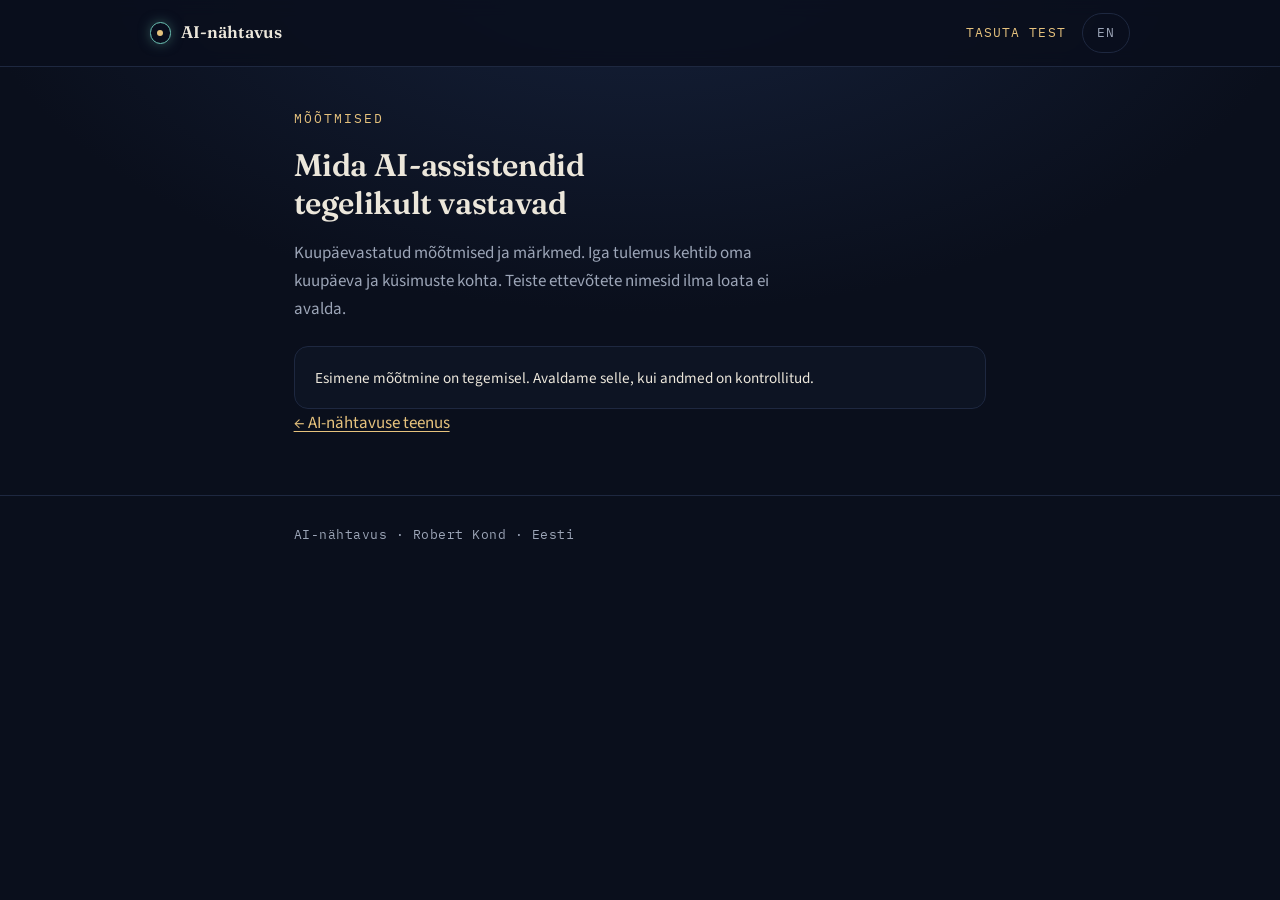
<file: blog/index.html>
<!DOCTYPE html>
<html lang="et" data-default-lang="et">
<head>
<meta charset="utf-8">
<meta name="viewport" content="width=device-width, initial-scale=1, viewport-fit=cover">
<title>Mõõtmised · AI-nähtavus</title>
<meta name="description" content="Kuupäevastatud AI-nähtavuse mõõtmised ja märkmed. Avaldame ainult kontrollitud andmeid.">
<meta name="theme-color" content="#0A0F1C">
<link rel="canonical" href="https://rkcd.github.io/ai-nahtavus/blog/">
<link rel="preconnect" href="https://fonts.googleapis.com">
<link rel="preconnect" href="https://fonts.gstatic.com" crossorigin>
<link rel="stylesheet" href="https://fonts.googleapis.com/css2?family=Fraunces:ital,wght@0,600;1,500&family=IBM+Plex+Mono:wght@400;500&family=Source+Sans+3:wght@400;600&display=swap">
<link rel="stylesheet" href="../site.css">
</head>
<body>
<div class="stars-static" aria-hidden="true"></div>

<!-- Register: add one <li class="opening"> per PUBLISHED post, newest first.
     A post goes here only after its data and text have been checked.
     Drafts never enter this repository (see README, "Mustandid"). -->

<div class="page" data-lang="et" lang="et">
<a class="skip-link" href="#main-et">Hüppa sisu juurde</a>
<header class="site-head">
  <div class="wrap">
    <a class="site-name" href="../"><span class="mark" aria-hidden="true"></span>AI-nähtavus</a>
    <span class="head-right">
      <a class="head-link" href="../#test-et">Tasuta test</a>
      <button class="lang-btn" type="button" data-set="en" aria-label="Switch to English">EN</button>
    </span>
  </div>
</header>
<main id="main-et">
  <section class="block top" aria-labelledby="h-blog-et">
    <div class="wrap">
      <p class="kicker">Mõõtmised</p>
      <h1 id="h-blog-et" class="h2">Mida AI-assistendid tegelikult vastavad</h1>
      <p class="section-lead">Kuupäevastatud mõõtmised ja märkmed. Iga tulemus kehtib oma kuupäeva ja küsimuste kohta. Teiste ettevõtete nimesid ilma loata ei avalda.</p>
      <ul class="openings">
        <li class="opening">
          <p class="op-now">Esimene mõõtmine on tegemisel. Avaldame selle, kui andmed on kontrollitud.</p>
        </li>
      </ul>
      <p class="more"><a href="../">← AI-nähtavuse teenus</a></p>
    </div>
  </section>
</main>
<footer class="site-foot"><div class="wrap"><p>AI-nähtavus · Robert Kond · Eesti</p></div></footer>
</div>

<div class="page" data-lang="en" lang="en" hidden>
<a class="skip-link" href="#main-en">Skip to content</a>
<header class="site-head">
  <div class="wrap">
    <a class="site-name" href="../?lang=en"><span class="mark" aria-hidden="true"></span>AI Visibility</a>
    <span class="head-right">
      <a class="head-link" href="../?lang=en#test-en">Free test</a>
      <button class="lang-btn" type="button" data-set="et" aria-label="Vaheta eesti keelde">ET</button>
    </span>
  </div>
</header>
<main id="main-en">
  <section class="block top" aria-labelledby="h-blog-en">
    <div class="wrap">
      <p class="kicker">Measurements</p>
      <h1 id="h-blog-en" class="h2">What AI assistants actually answer</h1>
      <p class="section-lead">Dated measurements and notes. Each result applies to its date and questions. We don’t publish other companies’ names without permission.</p>
      <ul class="openings">
        <li class="opening">
          <p class="op-now">The first measurement is in progress. We will publish it once the data has been checked.</p>
        </li>
      </ul>
      <p class="more"><a href="../?lang=en">← AI visibility service</a></p>
    </div>
  </section>
</main>
<footer class="site-foot"><div class="wrap"><p>AI Visibility · Robert Kond · Estonia</p></div></footer>
</div>

<script src="../site.js"></script>
</body>
</html>
</file>
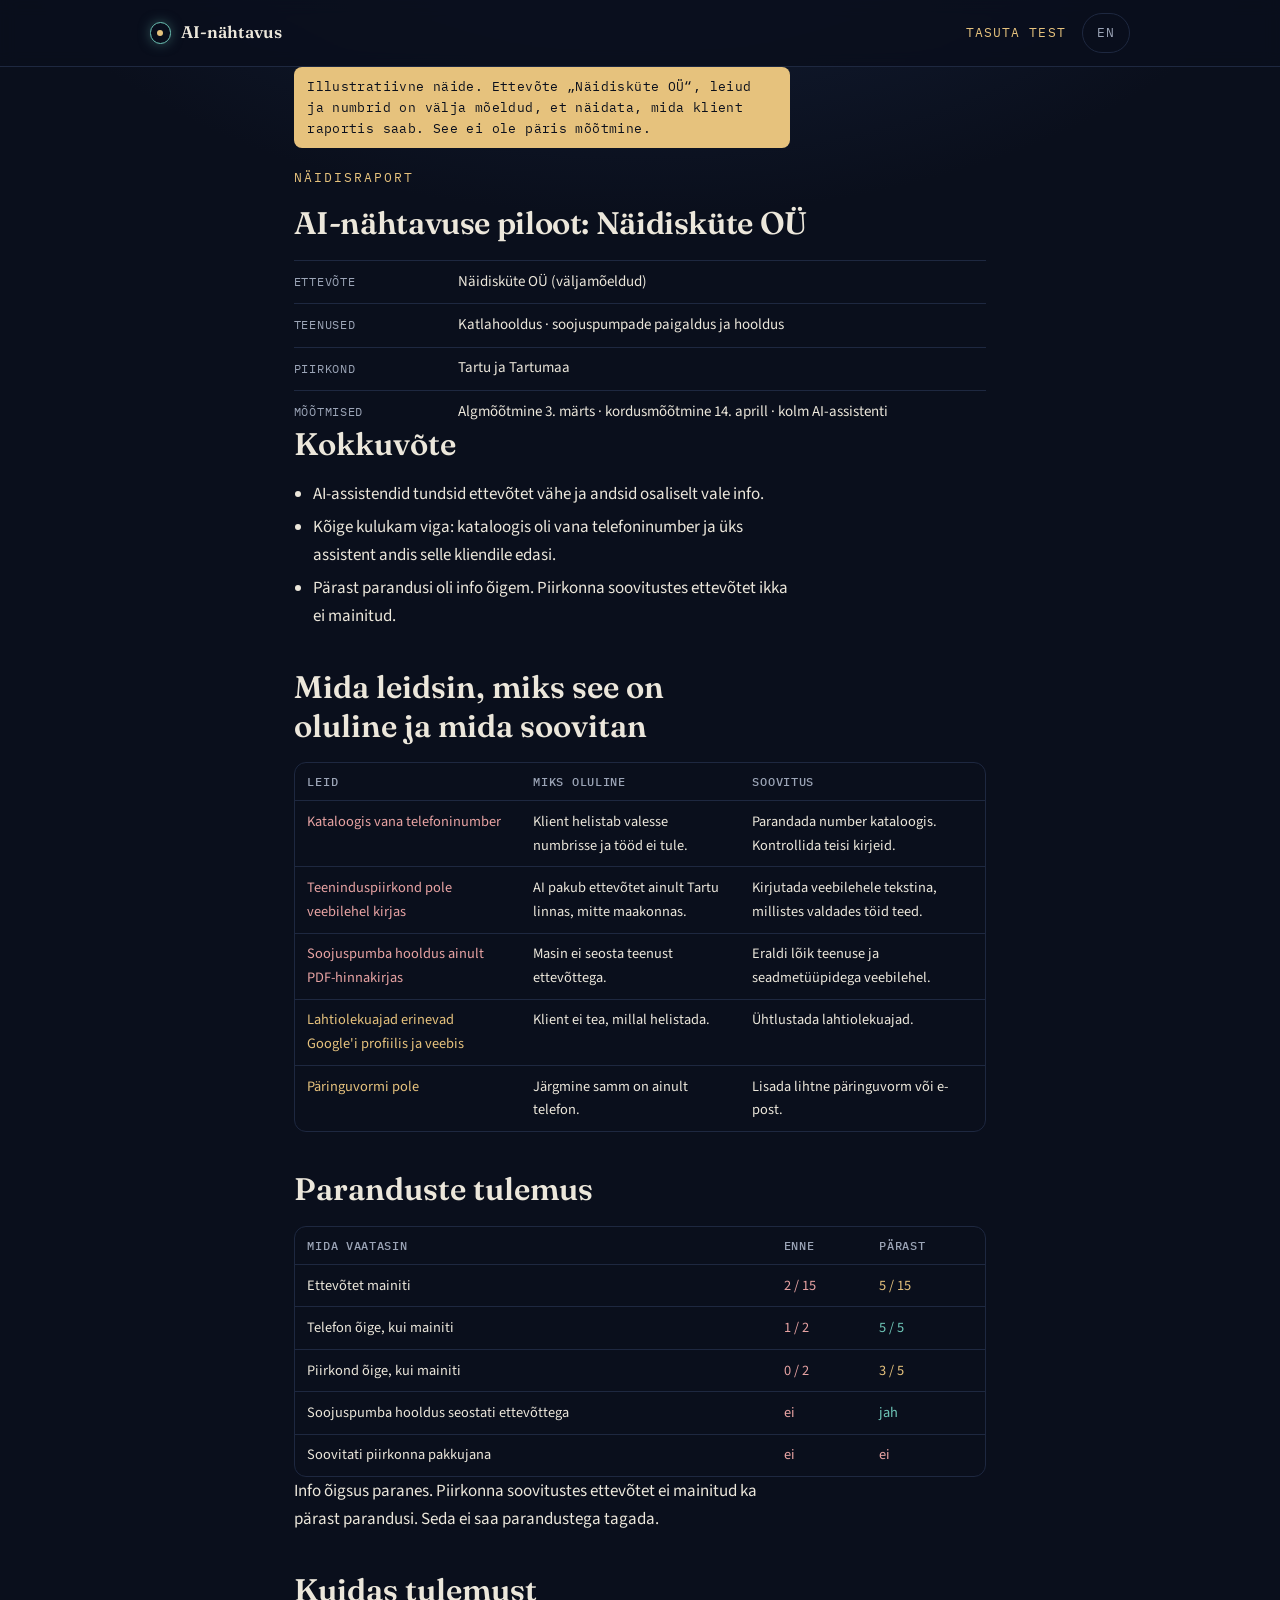
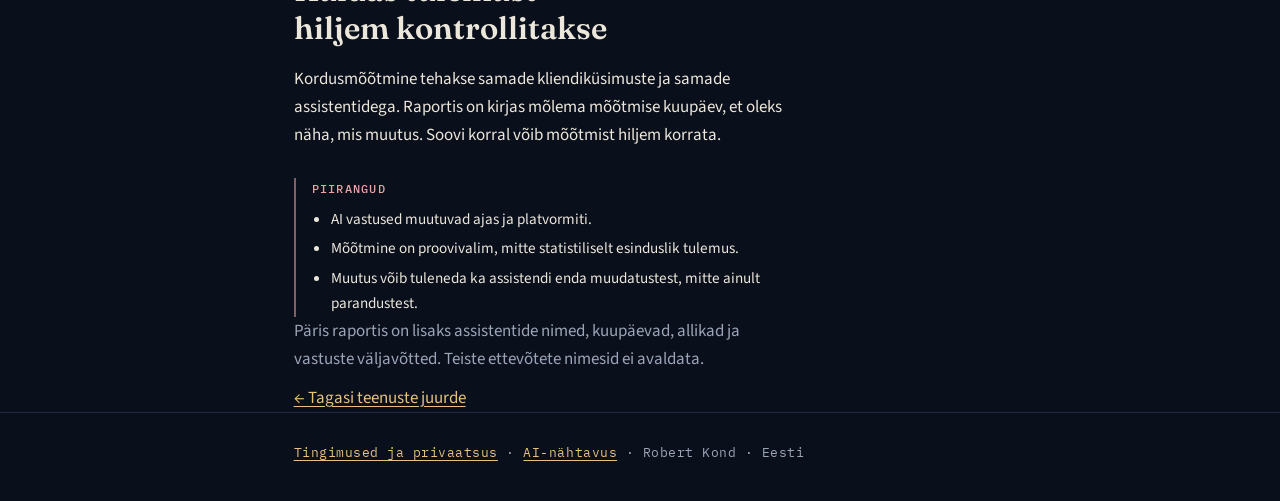
<file: naidisraport.html>
<!DOCTYPE html>
<html lang="et" data-default-lang="et">
<head>
<meta charset="utf-8">
<meta name="viewport" content="width=device-width, initial-scale=1, viewport-fit=cover">
<title>Näidisraport · AI-nähtavus</title>
<meta name="description" content="Illustratiivne näidisraport: mida klient AI-nähtavuse piloodist saab. Ettevõte ja andmed on välja mõeldud.">
<!-- Fictional company: keep it out of search indexes so no system mistakes it for a real business. -->
<meta name="robots" content="noindex">
<meta name="theme-color" content="#0A0F1C">
<link rel="canonical" href="https://rkcd.github.io/ai-nahtavus/naidisraport.html">
<script>(function(){var d=document.documentElement,q=location.search.match(/[?&]lang=(en|et)\b/),h=location.hash.match(/-(en|et)$/),l=q?q[1]:h?h[1]:d.getAttribute("data-default-lang");d.classList.add("js","lang-"+l);d.lang=l;})();</script>
<link rel="preconnect" href="https://fonts.googleapis.com">
<link rel="preconnect" href="https://fonts.gstatic.com" crossorigin>
<link rel="stylesheet" href="https://fonts.googleapis.com/css2?family=Fraunces:ital,wght@0,600;1,500&family=IBM+Plex+Mono:wght@400;500&family=Source+Sans+3:wght@400;600&display=swap">
<link rel="stylesheet" href="site.css">
</head>
<body>
<div class="stars-static" aria-hidden="true"></div>

<!-- ================= EESTI ================= -->
<div class="page" data-lang="et" lang="et">
<a class="skip-link" href="#main-et">Hüppa sisu juurde</a>
<header class="site-head">
  <div class="wrap">
    <a class="site-name" href="./"><span class="mark" aria-hidden="true"></span>AI-nähtavus</a>
    <span class="head-right">
      <a class="head-link" href="./#test-et">Tasuta test</a>
      <button class="lang-btn" type="button" data-set="en" aria-label="Switch to English">EN</button>
    </span>
  </div>
</header>
<main id="main-et">
  <article class="block top doc" aria-labelledby="h-r-et">
    <div class="wrap">
      <p class="notice">Illustratiivne näide. Ettevõte „Näidisküte OÜ“, leiud ja numbrid on välja mõeldud, et näidata, mida klient raportis saab. See ei ole päris mõõtmine.</p>
      <p class="kicker">Näidisraport</p>
      <h1 id="h-r-et" class="h2">AI-nähtavuse piloot: Näidisküte OÜ</h1>
      <dl class="spec">
        <div><dt>Ettevõte</dt><dd>Näidisküte OÜ (väljamõeldud)</dd></div>
        <div><dt>Teenused</dt><dd>Katlahooldus · soojuspumpade paigaldus ja hooldus</dd></div>
        <div><dt>Piirkond</dt><dd>Tartu ja Tartumaa</dd></div>
        <div><dt>Mõõtmised</dt><dd>Algmõõtmine 3. märts · kordusmõõtmine 14. aprill · kolm AI-assistenti</dd></div>
      </dl>

      <h2>Kokkuvõte</h2>
      <ul>
        <li>AI-assistendid tundsid ettevõtet vähe ja andsid osaliselt vale info.</li>
        <li>Kõige kulukam viga: kataloogis oli vana telefoninumber ja üks assistent andis selle kliendile edasi.</li>
        <li>Pärast parandusi oli info õigem. Piirkonna soovitustes ettevõtet ikka ei mainitud.</li>
      </ul>

      <h2>Mida leidsin, miks see on oluline ja mida soovitan</h2>
      <div class="rtable-wrap">
        <table class="rtable">
          <thead><tr><th>Leid</th><th>Miks oluline</th><th>Soovitus</th></tr></thead>
          <tbody>
            <tr><td class="bad">Kataloogis vana telefoninumber</td><td>Klient helistab valesse numbrisse ja tööd ei tule.</td><td>Parandada number kataloogis. Kontrollida teisi kirjeid.</td></tr>
            <tr><td class="bad">Teeninduspiirkond pole veebilehel kirjas</td><td>AI pakub ettevõtet ainult Tartu linnas, mitte maakonnas.</td><td>Kirjutada veebilehele tekstina, millistes valdades töid teed.</td></tr>
            <tr><td class="bad">Soojuspumba hooldus ainult PDF-hinnakirjas</td><td>Masin ei seosta teenust ettevõttega.</td><td>Eraldi lõik teenuse ja seadmetüüpidega veebilehel.</td></tr>
            <tr><td class="mid">Lahtiolekuajad erinevad Google'i profiilis ja veebis</td><td>Klient ei tea, millal helistada.</td><td>Ühtlustada lahtiolekuajad.</td></tr>
            <tr><td class="mid">Päringuvormi pole</td><td>Järgmine samm on ainult telefon.</td><td>Lisada lihtne päringuvorm või e-post.</td></tr>
          </tbody>
        </table>
      </div>

      <h2>Paranduste tulemus</h2>
      <div class="rtable-wrap">
        <table class="rtable">
          <thead><tr><th>Mida vaatasin</th><th>Enne</th><th>Pärast</th></tr></thead>
          <tbody>
            <tr><td>Ettevõtet mainiti</td><td class="bad">2 / 15</td><td class="mid">5 / 15</td></tr>
            <tr><td>Telefon õige, kui mainiti</td><td class="bad">1 / 2</td><td class="ok">5 / 5</td></tr>
            <tr><td>Piirkond õige, kui mainiti</td><td class="bad">0 / 2</td><td class="mid">3 / 5</td></tr>
            <tr><td>Soojuspumba hooldus seostati ettevõttega</td><td class="bad">ei</td><td class="ok">jah</td></tr>
            <tr><td>Soovitati piirkonna pakkujana</td><td class="bad">ei</td><td class="bad">ei</td></tr>
          </tbody>
        </table>
      </div>
      <p>Info õigsus paranes. Piirkonna soovitustes ettevõtet ei mainitud ka pärast parandusi. Seda ei saa parandustega tagada.</p>

      <h2>Kuidas tulemust hiljem kontrollitakse</h2>
      <p>Kordusmõõtmine tehakse samade kliendiküsimuste ja samade assistentidega. Raportis on kirjas mõlema mõõtmise kuupäev, et oleks näha, mis muutus. Soovi korral võib mõõtmist hiljem korrata.</p>

      <div class="limits">
        <b class="label">Piirangud</b>
        <ul>
          <li>AI vastused muutuvad ajas ja platvormiti.</li>
          <li>Mõõtmine on proovivalim, mitte statistiliselt esinduslik tulemus.</li>
          <li>Muutus võib tuleneda ka assistendi enda muudatustest, mitte ainult parandustest.</li>
        </ul>
      </div>
      <p class="muted">Päris raportis on lisaks assistentide nimed, kuupäevad, allikad ja vastuste väljavõtted. Teiste ettevõtete nimesid ei avaldata.</p>
      <p class="more"><a href="./#teenused-et">← Tagasi teenuste juurde</a></p>
    </div>
  </article>
</main>
<footer class="site-foot"><div class="wrap"><p><a href="tingimused.html">Tingimused ja privaatsus</a> · <a href="./">AI-nähtavus</a> · Robert Kond · Eesti</p></div></footer>
</div>

<!-- ================= ENGLISH ================= -->
<div class="page" data-lang="en" lang="en">
<a class="skip-link" href="#main-en">Skip to content</a>
<header class="site-head">
  <div class="wrap">
    <a class="site-name" href="./?lang=en"><span class="mark" aria-hidden="true"></span>AI Visibility</a>
    <span class="head-right">
      <a class="head-link" href="./?lang=en#test-en">Free test</a>
      <button class="lang-btn" type="button" data-set="et" aria-label="Vaheta eesti keelde">ET</button>
    </span>
  </div>
</header>
<main id="main-en">
  <article class="block top doc" aria-labelledby="h-r-en">
    <div class="wrap">
      <p class="notice">Illustrative example. The company “Näidisküte OÜ”, the findings and the numbers are made up to show what a client gets in the report. This is not a real measurement.</p>
      <p class="kicker">Sample report</p>
      <h1 id="h-r-en" class="h2">AI visibility pilot: Näidisküte OÜ</h1>
      <dl class="spec">
        <div><dt>Company</dt><dd>Näidisküte OÜ (fictional)</dd></div>
        <div><dt>Services</dt><dd>Boiler maintenance · heat pump installation and maintenance</dd></div>
        <div><dt>Area</dt><dd>Tartu and Tartu County</dd></div>
        <div><dt>Measurements</dt><dd>Baseline 3 March · follow-up 14 April · three AI assistants</dd></div>
      </dl>

      <h2>Summary</h2>
      <ul>
        <li>AI assistants knew little about the company and gave partly wrong information.</li>
        <li>The most costly error: an old phone number in a directory, which one assistant passed on to the customer.</li>
        <li>After the fixes the information was more accurate. The company was still not mentioned in recommendations for the area.</li>
      </ul>

      <h2>What I found, why it matters and what I recommend</h2>
      <div class="rtable-wrap">
        <table class="rtable">
          <thead><tr><th>Finding</th><th>Why it matters</th><th>Recommendation</th></tr></thead>
          <tbody>
            <tr><td class="bad">Old phone number in a directory</td><td>Customers call the wrong number and the work doesn’t come in.</td><td>Fix the number in the directory. Check the other listings.</td></tr>
            <tr><td class="bad">Service area not stated on the website</td><td>AI offers the company only in Tartu city, not the county.</td><td>State on the website, as text, which municipalities you cover.</td></tr>
            <tr><td class="bad">Heat pump maintenance only in a PDF price list</td><td>Machines don’t link the service to the company.</td><td>A separate section on the website with the service and equipment types.</td></tr>
            <tr><td class="mid">Opening hours differ between Google profile and website</td><td>Customers don’t know when to call.</td><td>Align the opening hours.</td></tr>
            <tr><td class="mid">No enquiry form</td><td>The only next step is a phone call.</td><td>Add a simple enquiry form or email.</td></tr>
          </tbody>
        </table>
      </div>

      <h2>Result of the fixes</h2>
      <div class="rtable-wrap">
        <table class="rtable">
          <thead><tr><th>What I looked at</th><th>Before</th><th>After</th></tr></thead>
          <tbody>
            <tr><td>Company mentioned</td><td class="bad">2 / 15</td><td class="mid">5 / 15</td></tr>
            <tr><td>Phone correct when mentioned</td><td class="bad">1 / 2</td><td class="ok">5 / 5</td></tr>
            <tr><td>Area correct when mentioned</td><td class="bad">0 / 2</td><td class="mid">3 / 5</td></tr>
            <tr><td>Heat pump maintenance linked to the company</td><td class="bad">no</td><td class="ok">yes</td></tr>
            <tr><td>Recommended as a provider in the area</td><td class="bad">no</td><td class="bad">no</td></tr>
          </tbody>
        </table>
      </div>
      <p>The accuracy of the information improved. The company was still not mentioned in recommendations for the area after the fixes. Fixes cannot guarantee that.</p>

      <h2>How the result is checked later</h2>
      <p>The follow-up uses the same customer questions and the same assistants. The report shows the dates of both measurements, so you can see what changed. The measurement can be repeated later on request.</p>

      <div class="limits">
        <b class="label">Limits</b>
        <ul>
          <li>AI answers change over time and between platforms.</li>
          <li>A measurement is a sample, not a statistically representative result.</li>
          <li>A change can also come from the assistant itself, not only from the fixes.</li>
        </ul>
      </div>
      <p class="muted">A real report also names the assistants and includes dates, sources and excerpts from the answers. Names of other companies are not published.</p>
      <p class="more"><a href="./?lang=en#services-en">← Back to services</a></p>
    </div>
  </article>
</main>
<footer class="site-foot"><div class="wrap"><p><a href="tingimused.html?lang=en">Terms and privacy</a> · <a href="./?lang=en">AI Visibility</a> · Robert Kond · Estonia</p></div></footer>
</div>

<script src="site.js"></script>
</body>
</html>
</file>
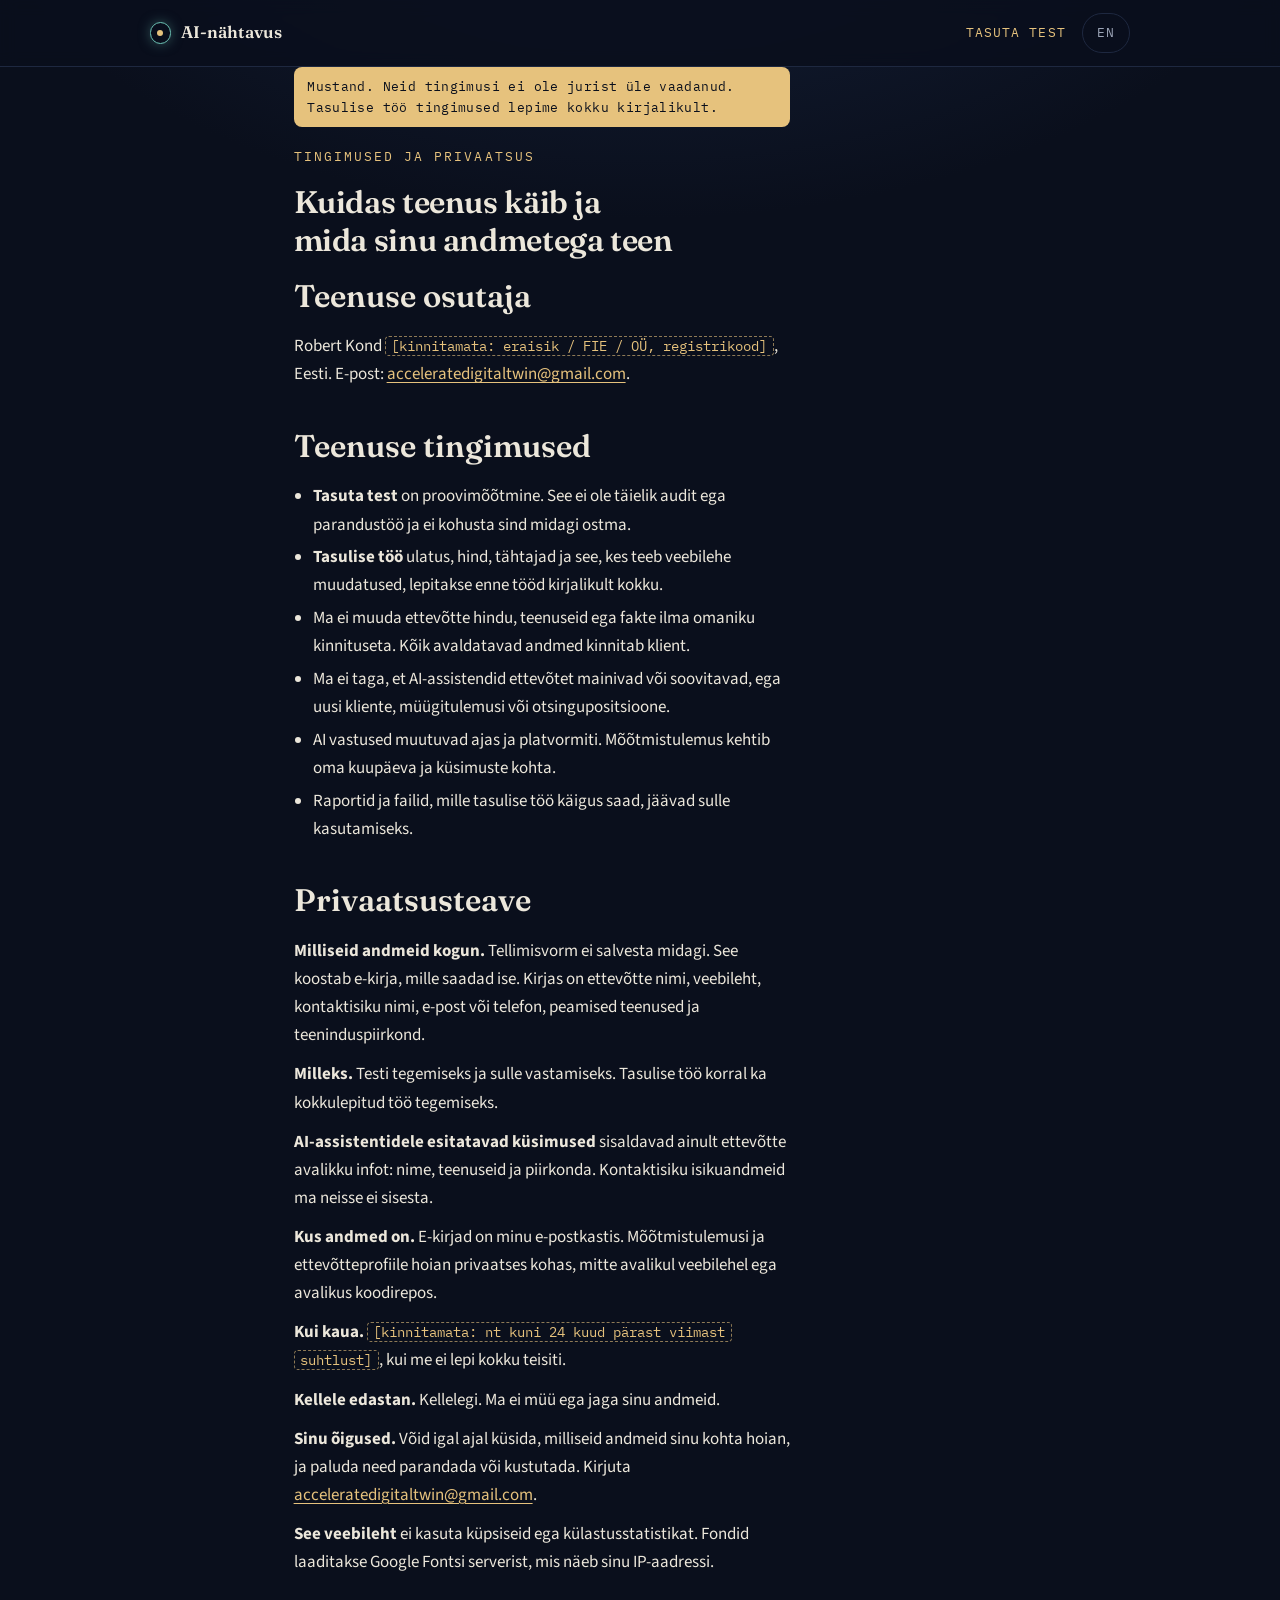
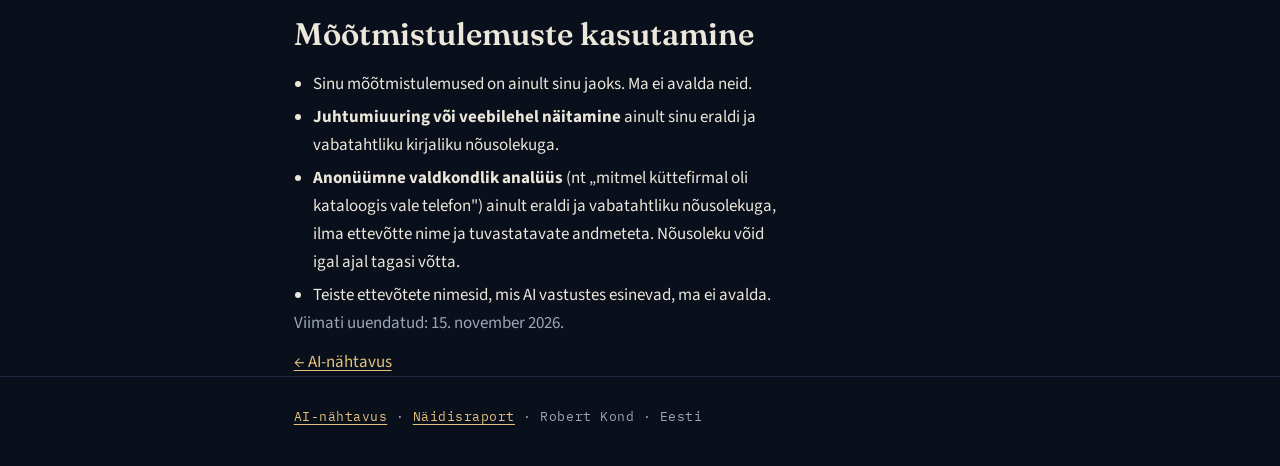
<file: tingimused.html>
<!DOCTYPE html>
<html lang="et" data-default-lang="et">
<head>
<meta charset="utf-8">
<meta name="viewport" content="width=device-width, initial-scale=1, viewport-fit=cover">
<title>Tingimused ja privaatsus · AI-nähtavus</title>
<meta name="description" content="AI-nähtavuse teenuse tingimused ja privaatsusteave: milliseid andmeid kogun, milleks ja kuidas mõõtmistulemusi töödeldakse.">
<meta name="theme-color" content="#0A0F1C">
<link rel="canonical" href="https://rkcd.github.io/ai-nahtavus/tingimused.html">
<script>(function(){var d=document.documentElement,q=location.search.match(/[?&]lang=(en|et)\b/),h=location.hash.match(/-(en|et)$/),l=q?q[1]:h?h[1]:d.getAttribute("data-default-lang");d.classList.add("js","lang-"+l);d.lang=l;})();</script>
<link rel="preconnect" href="https://fonts.googleapis.com">
<link rel="preconnect" href="https://fonts.gstatic.com" crossorigin>
<link rel="stylesheet" href="https://fonts.googleapis.com/css2?family=Fraunces:ital,wght@0,600;1,500&family=IBM+Plex+Mono:wght@400;500&family=Source+Sans+3:wght@400;600&display=swap">
<link rel="stylesheet" href="site.css">
</head>
<body>
<div class="stars-static" aria-hidden="true"></div>

<!-- ================= EESTI ================= -->
<div class="page" data-lang="et" lang="et">
<a class="skip-link" href="#main-et">Hüppa sisu juurde</a>
<header class="site-head">
  <div class="wrap">
    <a class="site-name" href="./"><span class="mark" aria-hidden="true"></span>AI-nähtavus</a>
    <span class="head-right">
      <a class="head-link" href="./#test-et">Tasuta test</a>
      <button class="lang-btn" type="button" data-set="en" aria-label="Switch to English">EN</button>
    </span>
  </div>
</header>
<main id="main-et">
  <article class="block top doc" aria-labelledby="h-t-et">
    <div class="wrap">
      <p class="notice">Mustand. Neid tingimusi ei ole jurist üle vaadanud. Tasulise töö tingimused lepime kokku kirjalikult.</p>
      <p class="kicker">Tingimused ja privaatsus</p>
      <h1 id="h-t-et" class="h2">Kuidas teenus käib ja mida sinu andmetega teen</h1>

      <h2 id="osutaja-et">Teenuse osutaja</h2>
      <p>Robert Kond <span class="tbd">[kinnitamata: eraisik / FIE / OÜ, registrikood]</span>, Eesti. E-post: <a href="mailto:acceleratedigitaltwin@gmail.com">acceleratedigitaltwin@gmail.com</a>.</p>

      <h2 id="tingimused-et">Teenuse tingimused</h2>
      <ul>
        <li><b>Tasuta test</b> on proovimõõtmine. See ei ole täielik audit ega parandustöö ja ei kohusta sind midagi ostma.</li>
        <li><b>Tasulise töö</b> ulatus, hind, tähtajad ja see, kes teeb veebilehe muudatused, lepitakse enne tööd kirjalikult kokku.</li>
        <li>Ma ei muuda ettevõtte hindu, teenuseid ega fakte ilma omaniku kinnituseta. Kõik avaldatavad andmed kinnitab klient.</li>
        <li>Ma ei taga, et AI-assistendid ettevõtet mainivad või soovitavad, ega uusi kliente, müügitulemusi või otsingupositsioone.</li>
        <li>AI vastused muutuvad ajas ja platvormiti. Mõõtmistulemus kehtib oma kuupäeva ja küsimuste kohta.</li>
        <li>Raportid ja failid, mille tasulise töö käigus saad, jäävad sulle kasutamiseks.</li>
      </ul>

      <h2 id="privaatsus">Privaatsusteave</h2>
      <p><b>Milliseid andmeid kogun.</b> Tellimisvorm ei salvesta midagi. See koostab e-kirja, mille saadad ise. Kirjas on ettevõtte nimi, veebileht, kontaktisiku nimi, e-post või telefon, peamised teenused ja teeninduspiirkond.</p>
      <p><b>Milleks.</b> Testi tegemiseks ja sulle vastamiseks. Tasulise töö korral ka kokkulepitud töö tegemiseks.</p>
      <p><b>AI-assistentidele esitatavad küsimused</b> sisaldavad ainult ettevõtte avalikku infot: nime, teenuseid ja piirkonda. Kontaktisiku isikuandmeid ma neisse ei sisesta.</p>
      <p><b>Kus andmed on.</b> E-kirjad on minu e-postkastis. Mõõtmistulemusi ja ettevõtteprofiile hoian privaatses kohas, mitte avalikul veebilehel ega avalikus koodirepos.</p>
      <p><b>Kui kaua.</b> <span class="tbd">[kinnitamata: nt kuni 24 kuud pärast viimast suhtlust]</span>, kui me ei lepi kokku teisiti.</p>
      <p><b>Kellele edastan.</b> Kellelegi. Ma ei müü ega jaga sinu andmeid.</p>
      <p><b>Sinu õigused.</b> Võid igal ajal küsida, milliseid andmeid sinu kohta hoian, ja paluda need parandada või kustutada. Kirjuta <a href="mailto:acceleratedigitaltwin@gmail.com">acceleratedigitaltwin@gmail.com</a>.</p>
      <p><b>See veebileht</b> ei kasuta küpsiseid ega külastusstatistikat. Fondid laaditakse Google Fontsi serverist, mis näeb sinu IP-aadressi.</p>

      <h2 id="tulemused-et">Mõõtmistulemuste kasutamine</h2>
      <ul>
        <li>Sinu mõõtmistulemused on ainult sinu jaoks. Ma ei avalda neid.</li>
        <li><b>Juhtumiuuring või veebilehel näitamine</b> ainult sinu eraldi ja vabatahtliku kirjaliku nõusolekuga.</li>
        <li><b>Anonüümne valdkondlik analüüs</b> (nt „mitmel küttefirmal oli kataloogis vale telefon") ainult eraldi ja vabatahtliku nõusolekuga, ilma ettevõtte nime ja tuvastatavate andmeteta. Nõusoleku võid igal ajal tagasi võtta.</li>
        <li>Teiste ettevõtete nimesid, mis AI vastustes esinevad, ma ei avalda.</li>
      </ul>
      <p class="muted">Viimati uuendatud: 15. november 2026.</p>
      <p class="more"><a href="./">← AI-nähtavus</a></p>
    </div>
  </article>
</main>
<footer class="site-foot"><div class="wrap"><p><a href="./">AI-nähtavus</a> · <a href="naidisraport.html">Näidisraport</a> · Robert Kond · Eesti</p></div></footer>
</div>

<!-- ================= ENGLISH ================= -->
<div class="page" data-lang="en" lang="en">
<a class="skip-link" href="#main-en">Skip to content</a>
<header class="site-head">
  <div class="wrap">
    <a class="site-name" href="./?lang=en"><span class="mark" aria-hidden="true"></span>AI Visibility</a>
    <span class="head-right">
      <a class="head-link" href="./?lang=en#test-en">Free test</a>
      <button class="lang-btn" type="button" data-set="et" aria-label="Vaheta eesti keelde">ET</button>
    </span>
  </div>
</header>
<main id="main-en">
  <article class="block top doc" aria-labelledby="h-t-en">
    <div class="wrap">
      <p class="notice">Draft. These terms have not been reviewed by a lawyer. Terms for paid work are agreed in writing.</p>
      <p class="kicker">Terms and privacy</p>
      <h1 id="h-t-en" class="h2">How the service works and what I do with your data</h1>

      <h2 id="provider-en">Service provider</h2>
      <p>Robert Kond <span class="tbd">[to confirm: private person / sole trader / OÜ, registry code]</span>, Estonia. Email: <a href="mailto:acceleratedigitaltwin@gmail.com">acceleratedigitaltwin@gmail.com</a>.</p>

      <h2 id="terms-en">Terms of service</h2>
      <ul>
        <li>The <b>free test</b> is a sample measurement. It is not a full audit or a fix and doesn’t oblige you to buy anything.</li>
        <li>For <b>paid work</b>, the scope, price, deadlines and who makes website changes are agreed in writing before work starts.</li>
        <li>I don’t change a company’s prices, services or facts without the owner’s confirmation. The client confirms all data that gets published.</li>
        <li>I don’t guarantee that AI assistants will mention or recommend the company, or new customers, sales or search rankings.</li>
        <li>AI answers change over time and between platforms. A measurement applies to its date and questions.</li>
        <li>Reports and files you receive from paid work are yours to use.</li>
      </ul>

      <h2 id="privacy-en">Privacy information</h2>
      <p><b>What I collect.</b> The order form stores nothing. It prepares an email that you send yourself. The email contains the company name, website, contact person’s name, email or phone, main services and service area.</p>
      <p><b>Why.</b> To run the test and reply to you. For paid work, also to do the agreed work.</p>
      <p><b>Questions put to AI assistants</b> contain only the company’s public information: name, services and area. I don’t enter the contact person’s personal data into them.</p>
      <p><b>Where the data is.</b> Emails are in my mailbox. I keep measurement results and company profiles in a private place, not on a public website or in a public code repository.</p>
      <p><b>How long.</b> <span class="tbd">[to confirm: e.g. up to 24 months after our last contact]</span>, unless we agree otherwise.</p>
      <p><b>Who I share it with.</b> No one. I don’t sell or share your data.</p>
      <p><b>Your rights.</b> You can ask at any time what data I hold about you and ask me to correct or delete it. Write to <a href="mailto:acceleratedigitaltwin@gmail.com">acceleratedigitaltwin@gmail.com</a>.</p>
      <p><b>This website</b> uses no cookies and no visitor analytics. Fonts are loaded from Google Fonts, which sees your IP address.</p>

      <h2 id="results-en">How measurement results are used</h2>
      <ul>
        <li>Your measurement results are for you only. I don’t publish them.</li>
        <li><b>A case study or showing results on this website</b> only with your separate, voluntary written consent.</li>
        <li><b>Anonymous industry analysis</b> (e.g. “several heating firms had a wrong phone number in a directory”) only with separate, voluntary consent, without the company name or identifying data. You can withdraw consent at any time.</li>
        <li>I don’t publish the names of other companies that appear in AI answers.</li>
      </ul>
      <p class="muted">Last updated: 15 November 2026.</p>
      <p class="more"><a href="./?lang=en">← AI Visibility</a></p>
    </div>
  </article>
</main>
<footer class="site-foot"><div class="wrap"><p><a href="./?lang=en">AI Visibility</a> · <a href="naidisraport.html?lang=en">Sample report</a> · Robert Kond · Estonia</p></div></footer>
</div>

<script src="site.js"></script>
</body>
</html>
</file>
<file: site.css>
/* AI-nähtavus. Layout: a night sky. Topic stars drift slowly toward the portrait in the hero; below it, one calm reading column on deep navy. */
:root {
  --night: #0A0F1C;
  --night-2: #101828;
  --line: #1E2840;
  --ivory: #ECE7DB;
  --muted: #9CA5B7;
  --gold: #E6C27D;
  --gold-hi: #F2D8A4;
  --teal: #6FC7B8;
  --on-gold: #0A0F1C;
  --warn: #E8A3A3;
  --display: "Fraunces", Georgia, "Times New Roman", serif;
  --sans: "Source Sans 3", "Segoe UI", system-ui, sans-serif;
  --mono: "IBM Plex Mono", ui-monospace, "Cascadia Mono", Consolas, monospace;
  color-scheme: dark;
}

* { box-sizing: border-box; }
html { scroll-behavior: smooth; }
@media (prefers-reduced-motion: reduce) { html { scroll-behavior: auto; } }
body {
  margin: 0; position: relative; min-height: 100vh;
  background:
    radial-gradient(1100px 620px at 50% -8%, #16223C 0%, rgba(22,34,60,0) 62%),
    var(--night);
  color: var(--ivory); font-family: var(--sans); font-size: 1.0625rem; line-height: 1.65;
  -webkit-font-smoothing: antialiased;
}
h1, h2, h3, p, ol, ul, dl, dd { margin: 0; }
a { color: var(--gold); text-decoration-thickness: 1px; text-underline-offset: 3px; }
a:hover { color: var(--gold-hi); }
:focus-visible { outline: 2px solid var(--gold); outline-offset: 3px; border-radius: 3px; }
::selection { background: var(--gold); color: var(--on-gold); }

/* Static star texture for the whole page, very faint */
.stars-static {
  position: fixed; inset: 0; z-index: 0; pointer-events: none; opacity: .3;
  background-image:
    radial-gradient(1px 1px at 23px 41px, rgba(236,231,219,.55) 50%, transparent 52%),
    radial-gradient(1px 1px at 171px 97px, rgba(236,231,219,.35) 50%, transparent 52%),
    radial-gradient(1.2px 1.2px at 303px 211px, rgba(111,199,184,.45) 50%, transparent 52%),
    radial-gradient(1px 1px at 88px 287px, rgba(236,231,219,.3) 50%, transparent 52%),
    radial-gradient(1px 1px at 377px 343px, rgba(230,194,125,.4) 50%, transparent 52%),
    radial-gradient(1px 1px at 241px 19px, rgba(236,231,219,.3) 50%, transparent 52%);
  background-size: 420px 380px;
}

.page { position: relative; z-index: 1; }
.wrap { max-width: 46rem; margin: 0 auto; padding-inline: max(16px, 1.35rem); }

.skip-link { position: absolute; left: -999px; top: 0; z-index: 10; background: var(--gold); color: var(--on-gold); padding: .5rem 1rem; }
.skip-link:focus { left: 0; }

/* ---- Header ---- */
.site-head { position: sticky; top: env(safe-area-inset-top, 0px); z-index: 5; background: rgba(10,15,28,.86); -webkit-backdrop-filter: blur(8px); backdrop-filter: blur(8px); border-bottom: 1px solid var(--line); }
.site-head .wrap { max-width: 64rem; display: flex; align-items: center; justify-content: space-between; gap: 1rem; padding-top: .7rem; padding-bottom: .7rem; }
.site-name { display: inline-flex; align-items: center; gap: .6rem; font-family: var(--display); font-weight: 600; font-size: 1.05rem; color: var(--ivory); text-decoration: none; }
.head-avatar { width: 1.9rem; height: 1.9rem; border-radius: 50%; object-fit: cover; border: 1px solid rgba(230,194,125,.45); }
.head-right { display: flex; align-items: center; gap: 1rem; }
.lang-btn {
  font: inherit; font-family: var(--mono); font-size: .8rem; letter-spacing: .08em;
  color: var(--muted); background: transparent; border: 1px solid var(--line);
  border-radius: 999px; padding: .55rem .9rem; min-height: 2.5rem; cursor: pointer;
}
.lang-btn:hover { color: var(--gold); border-color: var(--gold); }
.head-link { font-family: var(--mono); font-size: .8rem; letter-spacing: .08em; text-transform: uppercase; color: var(--gold); text-decoration: none; padding-block: .7rem; }
.head-link.soft { color: var(--muted); }
.head-link.soft:hover { color: var(--gold); }

/* ---- Hero ---- */
.hero {
  position: relative; isolation: isolate;
  text-align: center; padding-block: 3rem 3.4rem;
  background: radial-gradient(ellipse 60% 48% at 50% 24%, rgba(230,194,125,.07), rgba(230,194,125,0) 70%);
}
.hero::before {
  content: ""; position: absolute; inset: 0 0 auto 0; height: 22rem; z-index: -1; pointer-events: none;
  background:
    linear-gradient(180deg, rgba(10,15,28,.2) 0%, rgba(10,15,28,.5) 60%, rgba(10,15,28,.7) 100%),
    url("hero-bg.jpg") 22% 45% / cover no-repeat;
  -webkit-mask-image: linear-gradient(180deg, #000 0%, #000 40%, transparent 100%);
  mask-image: linear-gradient(180deg, #000 0%, #000 40%, transparent 100%);
}
.hero .wrap { display: grid; justify-items: center; gap: 0; max-width: 48rem; }
.portrait {
  width: 7rem; height: 7rem; border-radius: 50%; object-fit: cover; display: block;
  border: 1px solid rgba(230,194,125,.55);
  box-shadow: 0 0 0 6px rgba(230,194,125,.06), 0 0 48px 6px rgba(230,194,125,.14);
}
h1 {
  font-family: var(--display); font-weight: 600; line-height: 1.12; letter-spacing: -0.012em; text-wrap: balance;
}
.lead { margin-top: 1.4rem; font-size: 1.1rem; color: var(--muted); max-width: 56ch; text-wrap: pretty; }
.cta-row { margin-top: 2rem; display: flex; flex-wrap: wrap; justify-content: center; gap: .75rem; }
.btn {
  display: inline-flex; align-items: center; font-family: var(--sans); font-size: .98rem; font-weight: 600;
  padding: .72rem 1.35rem; border-radius: 999px; text-decoration: none; cursor: pointer; border: 1px solid transparent;
  transition: background-color .15s ease, border-color .15s ease, color .15s ease;
}
.btn-gold { background: var(--gold); color: var(--on-gold); }
.btn-gold:hover { background: var(--gold-hi); color: var(--on-gold); }
.btn-ghost { background: rgba(10,15,28,.4); color: var(--ivory); border-color: var(--line); }
.btn-ghost:hover { border-color: var(--gold); color: var(--gold); }

/* ---- Sections ---- */
section.block { padding-block: 3.6rem; border-top: 1px solid var(--line); }
section.block.top { border-top: 0; padding-top: 2.6rem; }
section[id] { scroll-margin-top: 64px; }
.kicker { font-family: var(--mono); font-size: .8rem; letter-spacing: .16em; text-transform: uppercase; color: var(--gold); margin-bottom: 1rem; }
h2 {
  font-family: var(--display); font-weight: 600; font-size: clamp(1.5rem, 3.4vw, 1.95rem);
  line-height: 1.22; text-wrap: balance; margin-bottom: 1.1rem; max-width: 26ch;
}
.section-lead { color: var(--muted); max-width: 62ch; margin-bottom: 1.4rem; }

/* ---- Shared ---- */
.label { display: block; font-family: var(--mono); font-size: .78rem; font-weight: 500; letter-spacing: .1em; text-transform: uppercase; color: var(--gold); margin-bottom: .15rem; }
.bg-line { margin-top: 1.2rem; color: var(--muted); font-size: .95rem; max-width: 62ch; }
.bg-line b { color: var(--ivory); font-weight: 600; }

/* ---- Theses ---- */
.openings { list-style: none; padding: 0; display: grid; gap: 1rem; grid-template-columns: 1fr; }
.opening { display: flex; flex-direction: column; gap: .55rem; border: 1px solid var(--line); border-radius: 14px; padding: 1.2rem 1.25rem 1.05rem; background: rgba(16,24,40,.6); }
.opening h2 { font-size: 1.12rem; line-height: 1.3; margin-bottom: 0; max-width: none; }
h1.h2 { font-size: clamp(1.5rem, 3.4vw, 1.95rem); line-height: 1.22; margin-bottom: 1.1rem; max-width: 26ch; }
.opening p { font-size: .95rem; }
.op-now { color: var(--ivory); }
/* ---- Contact ---- */
.contact { text-align: center; }
.contact h2, .contact .lead { margin-inline: auto; }
.contact .cta-row { margin-top: 1.4rem; }

/* ---- Footer ---- */
.site-foot { border-top: 1px solid var(--line); }
.site-foot .wrap { padding-block: 1.8rem max(2.4rem, env(safe-area-inset-bottom, 0px)); display: grid; gap: .5rem; }
.site-foot p { font-family: var(--mono); font-size: .8rem; color: var(--muted); letter-spacing: .04em; }

/* ---- Load ---- */
@keyframes rise { from { opacity: 0; transform: translateY(10px); } to { opacity: 1; transform: none; } }
.js .hero .wrap > * { animation: rise .7s ease both; }
.js .hero .wrap > *:nth-child(2) { animation-delay: .08s; }
.js .hero .wrap > *:nth-child(3) { animation-delay: .16s; }
.js .hero .wrap > *:nth-child(4) { animation-delay: .24s; }
.js .hero .wrap > *:nth-child(5) { animation-delay: .32s; }
.js .hero .wrap > *:nth-child(6) { animation-delay: .4s; }
.js .hero .wrap > *:nth-child(7) { animation-delay: .48s; }
@media (prefers-reduced-motion: reduce) { .js .hero .wrap > * { animation: none; } }

@media (max-width: 40rem) {
  .head-link.soft { display: none; }
}

/* ---- Service page (index.html): same sky, one more instrument panel ---- */
.svc-hero .wrap { max-width: 50rem; }
section.wide .wrap { max-width: 64rem; }
.svc-hero .kicker { margin-bottom: 1.1rem; }
h1.ask { font-size: clamp(2.05rem, 6.4vw, 3.3rem); max-width: 18ch; }
.svc-hero .lead { color: var(--ivory); opacity: .9; }
.for-whom { margin-top: 1rem; font-family: var(--mono); font-size: .8rem; letter-spacing: .06em; color: var(--muted); }
.for-whom b { color: var(--teal); font-weight: 500; }

.probe {
  margin-top: 2.6rem; width: 100%; max-width: 36rem; text-align: left;
  font-family: var(--mono); font-size: .8rem; line-height: 1.7;
  border: 1px solid rgba(111,199,184,.35); border-radius: 12px; overflow: hidden;
  background: linear-gradient(180deg, rgba(16,24,40,.92), rgba(10,15,28,.92));
  box-shadow: 0 0 0 1px rgba(111,199,184,.06), 0 24px 60px -30px rgba(111,199,184,.35);
}
.probe-h { display: flex; justify-content: space-between; gap: 1rem; padding: .6rem 1rem; border-bottom: 1px solid var(--line); color: var(--teal); letter-spacing: .1em; text-transform: uppercase; font-size: .72rem; }
.probe-q { padding: .9rem 1rem .5rem; color: var(--ivory); font-size: .9rem; }
.probe-rows { list-style: none; margin: 0; padding: .2rem 1rem .8rem; display: grid; gap: .1rem; }
.probe-rows li { display: grid; grid-template-columns: minmax(0, 1fr) auto auto; gap: .9rem; color: var(--muted); }
.probe-rows .v { color: var(--gold); }
.probe-f { padding: .55rem 1rem; border-top: 1px dashed var(--line); color: var(--muted); font-size: .72rem; }

.problem { list-style: none; padding: 0; display: grid; gap: .8rem; }
.problem li { padding-left: 1.4rem; position: relative; color: var(--ivory); max-width: 62ch; }
.problem li::before { content: ""; position: absolute; left: .2rem; top: .62em; width: .45rem; height: .45rem; border-radius: 50%; border: 1px solid var(--gold); }

.steps { list-style: none; padding: 0; display: grid; grid-template-columns: repeat(4, minmax(0, 1fr)); gap: .8rem; counter-reset: step; }
.steps li { counter-increment: step; border-top: 2px solid var(--line); padding-top: .8rem; }
.steps li::before { content: "0" counter(step); display: block; font-family: var(--mono); font-size: .78rem; color: var(--teal); letter-spacing: .1em; }
.steps b { display: block; margin-top: .2rem; font-family: var(--display); font-weight: 600; font-size: 1.08rem; }
.steps span { display: block; margin-top: .25rem; color: var(--muted); font-size: .92rem; }
.steps li:last-child { border-top-color: var(--teal); }

.tiers { display: grid; grid-template-columns: repeat(3, minmax(0, 1fr)); gap: .9rem; align-items: stretch; }
.tier { display: flex; flex-direction: column; gap: .6rem; border: 1px solid var(--line); border-radius: 14px; padding: 1.15rem 1.15rem 1.2rem; background: rgba(16,24,40,.6); }
.tier.main { border-color: rgba(230,194,125,.55); box-shadow: 0 0 40px -18px rgba(230,194,125,.45); }
.tier h3 { font-family: var(--display); font-weight: 600; font-size: 1.15rem; line-height: 1.25; }
.tier p { color: var(--muted); font-size: .94rem; }
.tier .note { font-family: var(--mono); font-size: .76rem; color: var(--muted); border-top: 1px solid var(--line); padding-top: .6rem; margin-top: auto; }
.tier .btn { align-self: flex-start; margin-top: .3rem; }
.tag { align-self: flex-start; font-family: var(--mono); font-size: .72rem; letter-spacing: .1em; text-transform: uppercase; border-radius: 999px; padding: .2rem .65rem; border: 1px solid var(--line); color: var(--muted); }
.tag.free { color: var(--teal); border-color: rgba(111,199,184,.45); }
.tag.core { color: var(--gold); border-color: rgba(230,194,125,.5); }
.ticks { list-style: none; padding: 0; display: grid; gap: .3rem; font-size: .93rem; }
.ticks li { padding-left: 1.1rem; position: relative; }
.ticks li::before { content: "·"; position: absolute; left: .25rem; color: var(--gold); font-weight: 600; }
.fine { margin-top: 1.2rem; color: var(--muted); font-size: .93rem; max-width: 62ch; }

.limits { margin-top: 1.8rem; border-left: 2px solid rgba(232,163,163,.55); padding-left: 1rem; max-width: 62ch; }
.limits .label { color: var(--warn); }
.limits ul { margin: .4rem 0 0; padding-left: 1.1rem; color: var(--ivory); font-size: .95rem; display: grid; gap: .25rem; }

.qlist { padding: 0; list-style: none; display: grid; gap: .7rem; counter-reset: q; }
.qlist li { counter-increment: q; display: grid; grid-template-columns: 2.2rem minmax(0, 1fr); gap: .2rem .6rem; }
.qlist li::before { content: "Q" counter(q); grid-row: span 2; font-family: var(--mono); font-size: .8rem; color: var(--teal); padding-top: .2rem; }
.qlist b { font-weight: 600; }
.qlist q { font-family: var(--mono); font-size: .85rem; color: var(--muted); quotes: "„" "“" "‘" "’"; }
.h3 { font-family: var(--display); font-weight: 600; font-size: 1.12rem; margin: 2rem 0 .8rem; }
.fields { list-style: none; padding: 0; display: flex; flex-wrap: wrap; gap: .45rem; }
.fields li { font-family: var(--mono); font-size: .78rem; border: 1px solid var(--line); border-radius: 6px; padding: .2rem .6rem; color: var(--ivory); background: rgba(16,24,40,.6); }
.kinds { display: grid; grid-template-columns: repeat(3, minmax(0, 1fr)); gap: .8rem; }
.kinds div { border: 1px solid var(--line); border-radius: 12px; padding: .9rem 1rem; }
.kinds dd { color: var(--muted); font-size: .93rem; }

.who { display: grid; grid-template-columns: auto minmax(0, 1fr); gap: 1.2rem; align-items: start; }
.who .portrait { width: 4.5rem; height: 4.5rem; }
.who p + p { margin-top: .7rem; }
.who .ticks { margin-top: .8rem; }

.order { margin: 1.6rem auto 0; max-width: 34rem; display: grid; gap: .9rem; text-align: left; }
.order label { display: grid; gap: .3rem; font-size: .92rem; color: var(--muted); }
.order input, .order select {
  font: inherit; color: var(--ivory); background: rgba(10,15,28,.7); border: 1px solid var(--line); border-radius: 10px;
  padding: .7rem .85rem; min-height: 2.9rem; width: 100%;
}
.order input:focus-visible, .order select:focus-visible { outline: 2px solid var(--gold); outline-offset: 1px; border-color: transparent; }
.order .btn { justify-self: start; border: 0; }
.order-note { font-size: .86rem; color: var(--muted); }
.order-status { font-family: var(--mono); font-size: .8rem; color: var(--gold); min-height: 1.2em; }
.contact .order-note a { color: var(--gold); }

@media (max-width: 52rem) {
  .steps { grid-template-columns: repeat(2, minmax(0, 1fr)); }
  .tiers, .kinds { grid-template-columns: 1fr; }
}
@media (max-width: 40rem) {
  .steps { grid-template-columns: 1fr; }
  .probe-rows li { grid-template-columns: minmax(0, 1fr) auto; }
  .probe-rows li .x { display: none; }
  .who { grid-template-columns: 1fr; }
}

/* ---- Brand mark (standalone service site) ---- */
.mark { width: 1.35rem; height: 1.35rem; border-radius: 50%; flex: none; border: 1.5px solid var(--teal); position: relative; box-shadow: 0 0 14px -2px rgba(111,199,184,.55); }
.mark::after { content: ""; position: absolute; inset: 0; margin: auto; width: .38rem; height: .38rem; border-radius: 50%; background: var(--gold); }

/* ---- Service hero photo: taller on wide screens so the lit workshops on the right stay visible ---- */
@media (min-width: 64rem) {
  .svc-hero::before {
    height: 34rem; background-position: center, 50% 50%;
    -webkit-mask-image: linear-gradient(180deg, #000 0%, #000 58%, transparent 100%);
    mask-image: linear-gradient(180deg, #000 0%, #000 58%, transparent 100%);
  }
}

/* ---- Language blocks: both visible without JS, one hidden as soon as the head script runs ---- */
html.lang-et .page[data-lang="en"], html.lang-en .page[data-lang="et"] { display: none; }

/* ---- v2: four levels, outputs, package spec, FAQ, sample report ---- */
.levels { list-style: none; padding: 0; display: grid; grid-template-columns: repeat(4, minmax(0, 1fr)); gap: .8rem; counter-reset: lvl; }
.levels li { counter-increment: lvl; border: 1px solid var(--line); border-radius: 14px; padding: 1rem 1.05rem 1.1rem; background: rgba(16,24,40,.6); display: flex; flex-direction: column; gap: .35rem; }
.levels li::before { content: "0" counter(lvl); font-family: var(--mono); font-size: .78rem; letter-spacing: .1em; color: var(--teal); }
.levels b { font-family: var(--display); font-weight: 600; font-size: 1.05rem; line-height: 1.25; }
.levels span { color: var(--muted); font-size: .92rem; }
.levels li.future { border-style: dashed; background: transparent; }
.levels li.future::before { color: var(--muted); }
.levels .tag { margin-top: auto; }

.tbd { font-family: var(--mono); font-size: .82em; color: var(--gold); border: 1px dashed rgba(230,194,125,.6); border-radius: 4px; padding: 0 .35rem; overflow-wrap: anywhere; -webkit-box-decoration-break: clone; box-decoration-break: clone; }

.outputs { list-style: none; padding: 0; display: grid; grid-template-columns: repeat(2, minmax(0, 1fr)); gap: .55rem 1.4rem; counter-reset: out; }
.outputs li { counter-increment: out; display: grid; grid-template-columns: 1.8rem minmax(0, 1fr); color: var(--ivory); }
.outputs li::before { content: counter(out); font-family: var(--mono); font-size: .8rem; color: var(--teal); padding-top: .2rem; }
.explain { margin-top: 1.6rem; border-left: 2px solid var(--teal); padding: .2rem 0 .2rem 1rem; max-width: 62ch; }
.explain .label { color: var(--teal); }
.explain p { color: var(--ivory); font-size: .97rem; }
.explain p + p { margin-top: .5rem; color: var(--muted); font-size: .93rem; }

.tiers.two { grid-template-columns: minmax(0, 1fr) minmax(0, 1.35fr); }
.spec { display: grid; gap: .55rem; margin-top: .2rem; }
.spec div { display: grid; grid-template-columns: 9.5rem minmax(0, 1fr); gap: .8rem; border-top: 1px solid var(--line); padding-top: .55rem; }
.spec dt { font-family: var(--mono); font-size: .76rem; letter-spacing: .06em; text-transform: uppercase; color: var(--muted); padding-top: .15rem; }
.spec dd { color: var(--ivory); font-size: .94rem; }

.faq { display: grid; gap: .6rem; max-width: 46rem; }
.faq details { border: 1px solid var(--line); border-radius: 12px; background: rgba(16,24,40,.6); }
.faq summary { cursor: pointer; padding: .9rem 2.6rem .9rem 1.05rem; font-weight: 600; position: relative; list-style: none; }
.faq summary::-webkit-details-marker { display: none; }
.faq summary::after { content: "+"; position: absolute; right: 1.05rem; top: .8rem; font-family: var(--mono); color: var(--gold); font-size: 1.1rem; }
.faq details[open] summary::after { content: "−"; }
.faq summary:hover { color: var(--gold); }
.faq details p { padding: 0 1.05rem 1rem; color: var(--muted); font-size: .96rem; max-width: 62ch; }

.notice { font-family: var(--mono); font-size: .8rem; letter-spacing: .03em; color: var(--on-gold); background: var(--gold); border-radius: 8px; padding: .55rem .85rem; margin-bottom: 1.2rem; }
.rtable-wrap { overflow-x: auto; margin-top: .4rem; border: 1px solid var(--line); border-radius: 12px; }
.rtable { width: 100%; border-collapse: collapse; font-size: .9rem; min-width: 30rem; }
.rtable th, .rtable td { text-align: left; padding: .55rem .8rem; border-bottom: 1px solid var(--line); vertical-align: top; }
.rtable th { font-family: var(--mono); font-size: .74rem; letter-spacing: .06em; text-transform: uppercase; color: var(--muted); font-weight: 500; }
.rtable tr:last-child td { border-bottom: 0; }
.rtable .ok { color: var(--teal); }
.rtable .bad { color: var(--warn); }
.rtable .mid { color: var(--gold); }
.sample-cta { margin-top: 1.2rem; }
.doc h2 { margin-top: 2.4rem; }
.doc h2:first-of-type { margin-top: 0; }
.doc p, .doc ul, .doc ol { max-width: 62ch; }
.doc p + p { margin-top: .7rem; }
.doc ul, .doc ol { padding-left: 1.2rem; display: grid; gap: .3rem; margin-top: .5rem; }
.doc .muted { color: var(--muted); }

@media (max-width: 52rem) {
  .levels { grid-template-columns: repeat(2, minmax(0, 1fr)); }
  .tiers.two { grid-template-columns: 1fr; }
}
@media (max-width: 40rem) {
  .levels, .outputs { grid-template-columns: 1fr; }
  .spec div { grid-template-columns: 1fr; gap: .15rem; }
}
.rtable caption { text-align: left; padding: .7rem .8rem 0; }
.tier, .levels li, .spec dd { min-width: 0; }

/* ---- Positioning: differentiation and short method ---- */
.diff-gain { margin-top: 1.4rem; max-width: 62ch; }
.method-short { display: grid; gap: .7rem; max-width: 62ch; }
.method-short p:first-child { color: var(--ivory); font-size: 1.05rem; }
.method-short p + p { color: var(--muted); }
.kinds.two { grid-template-columns: repeat(2, minmax(0, 1fr)); }
.levels.five { grid-template-columns: repeat(5, minmax(0, 1fr)); }
.trust { margin-bottom: 2rem; }
.who-name { margin-top: 0; }
@media (max-width: 64rem) { .levels.five { grid-template-columns: repeat(2, minmax(0, 1fr)); } }
@media (max-width: 40rem) { .kinds.two, .levels.five { grid-template-columns: 1fr; } }

/* ---- Agent layer (level 4) ---- */
.levels li.proto { border-color: rgba(111,199,184,.55); box-shadow: 0 0 36px -18px rgba(111,199,184,.6); }
.levels a.tag { text-decoration: none; }
.agent-grid { display: grid; grid-template-columns: minmax(0, 1.1fr) minmax(0, 1fr); gap: 1.6rem; align-items: start; }
.probe.term { margin-top: 0; max-width: none; }
.term-lines { list-style: none; margin: 0; padding: .8rem 1rem 1rem; display: grid; gap: .55rem; }
.term-lines li { display: grid; grid-template-columns: 4.6rem minmax(0, 1fr); gap: .6rem; color: var(--ivory); font-size: .8rem; line-height: 1.55; }
.term-lines .who { color: var(--muted); }
.term-lines .who.ok { color: var(--teal); }
.term-lines .who.gold { color: var(--gold); }
.term-lines code { font-family: var(--mono); color: var(--teal); }
.agent-points { list-style: none; padding: 0; margin: 0; display: grid; gap: 1rem; }
.agent-points li { border-left: 2px solid var(--teal); padding-left: .9rem; color: var(--muted); font-size: .96rem; }
.agent-points b { color: var(--ivory); font-weight: 600; }
.cta-row.left { justify-content: flex-start; margin-top: 1.2rem; }
@media (max-width: 52rem) { .agent-grid { grid-template-columns: 1fr; } }
@media (max-width: 40rem) { .term-lines li { grid-template-columns: 1fr; gap: 0; } }
</file>
